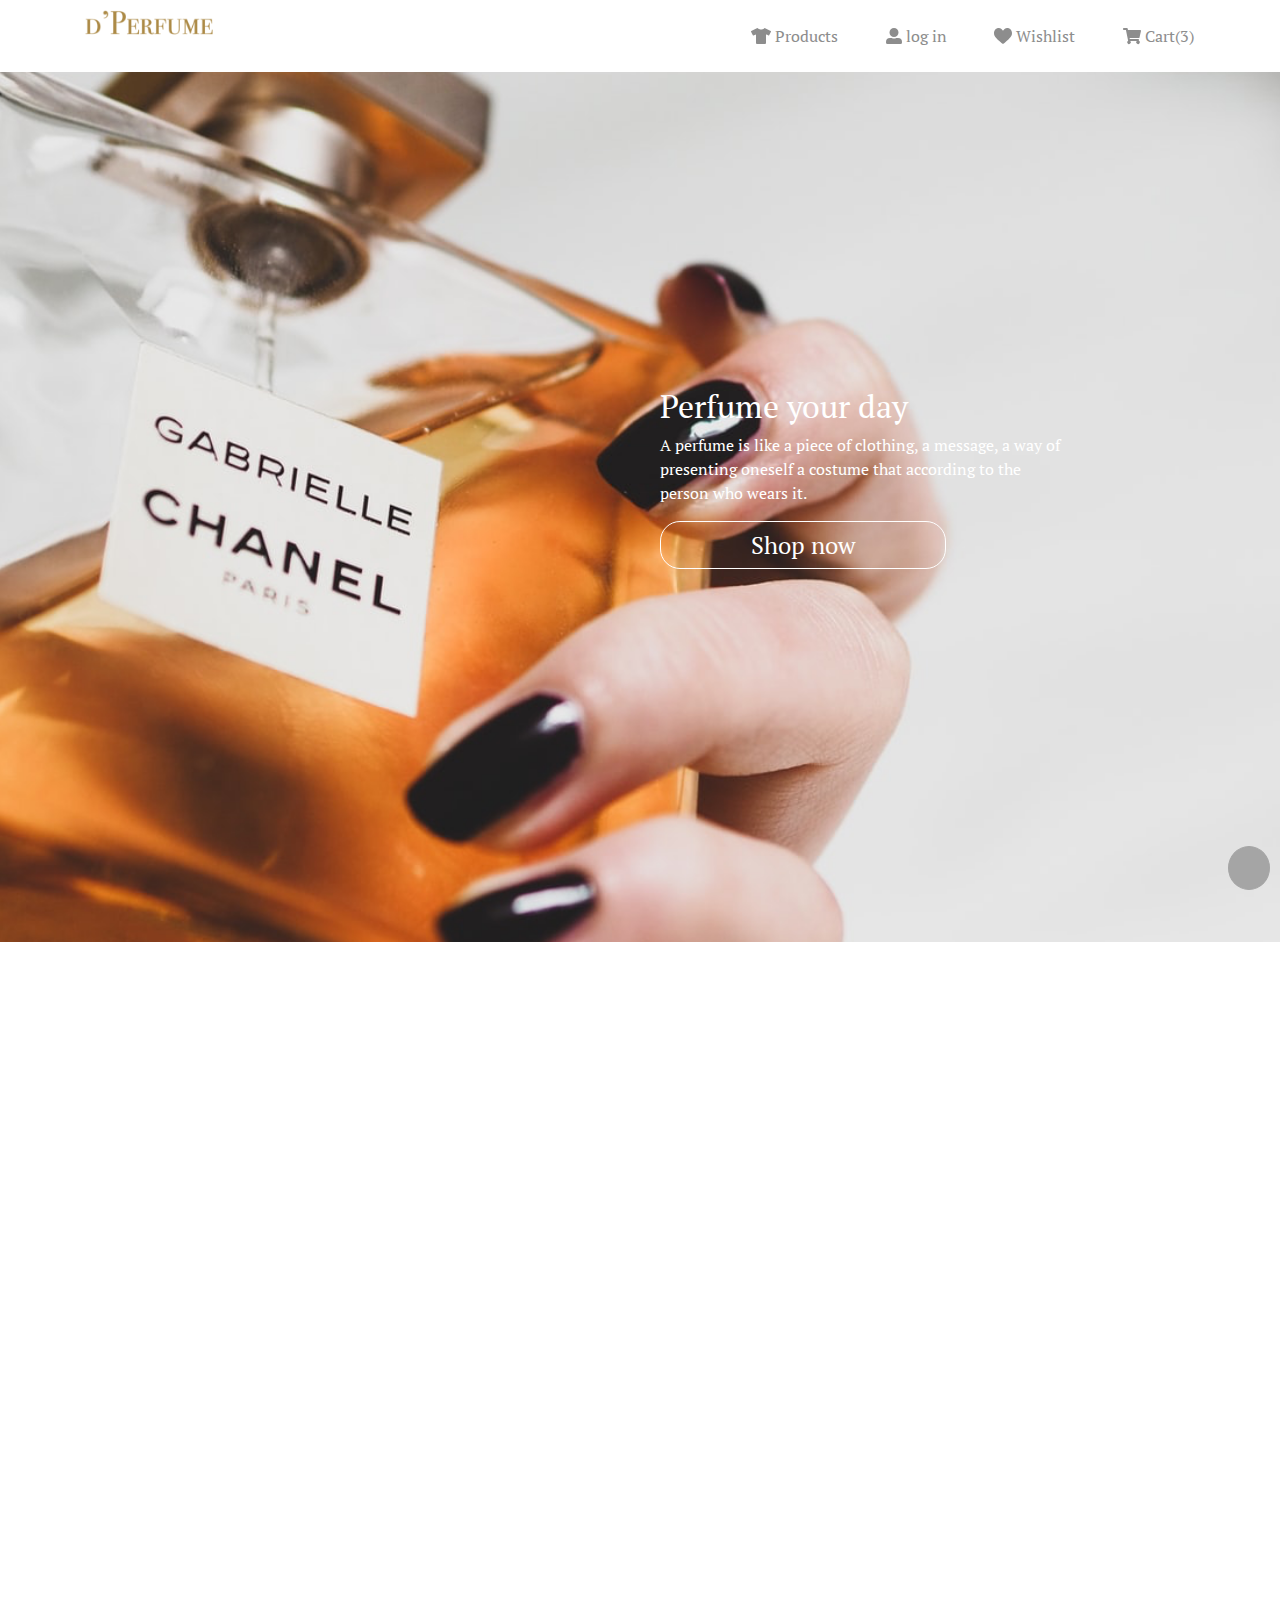
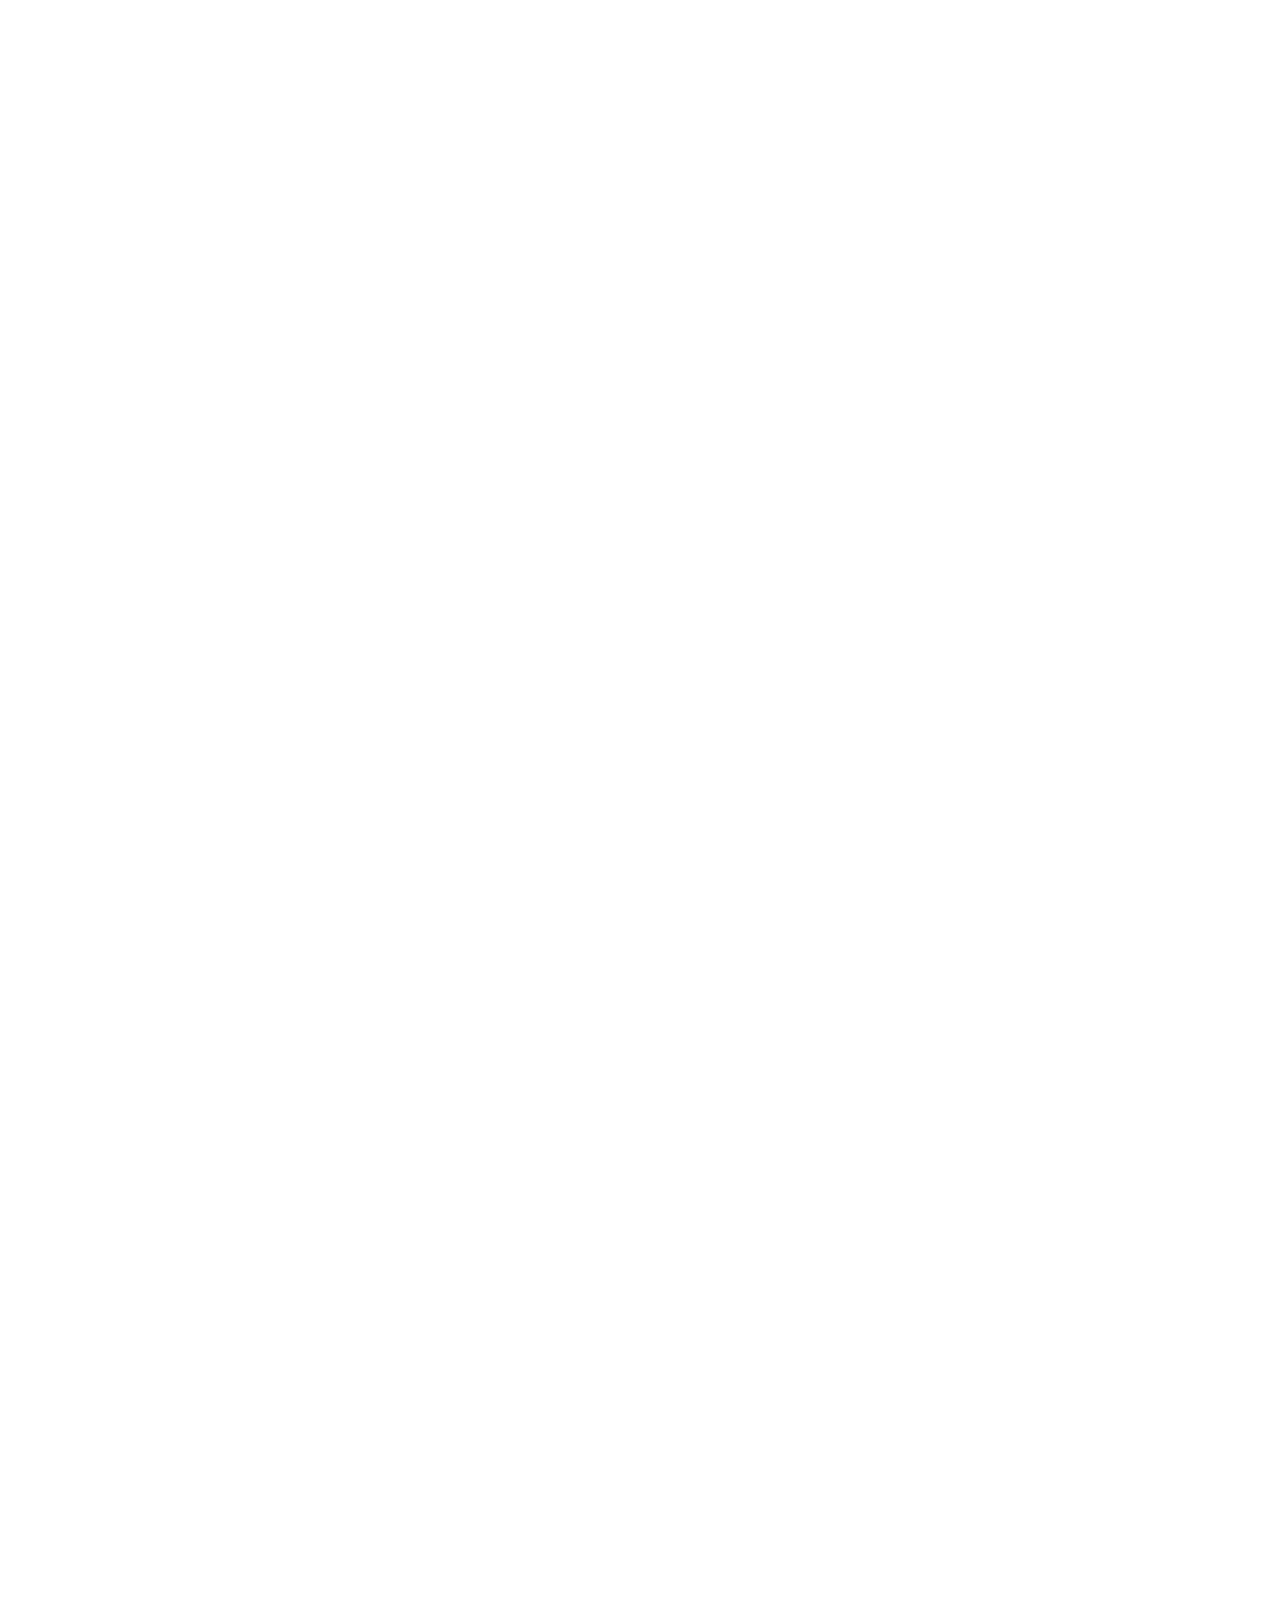
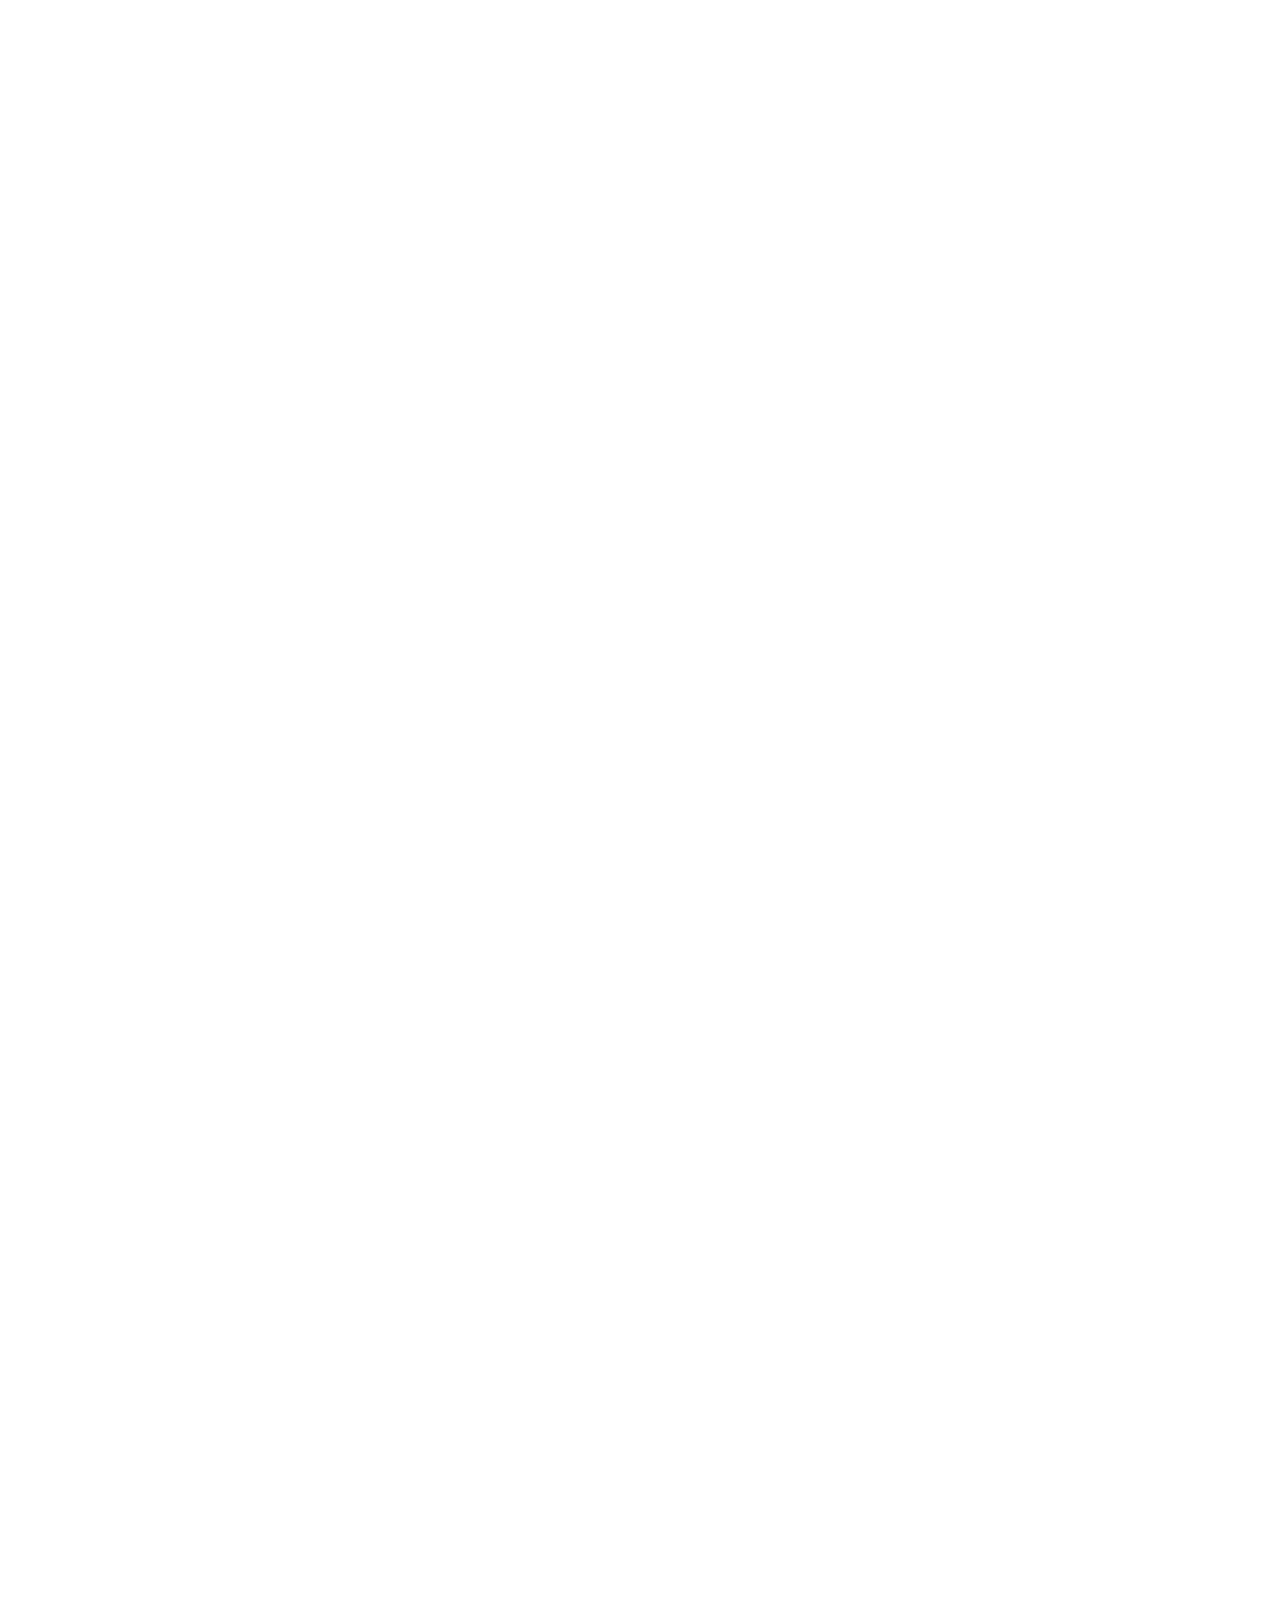
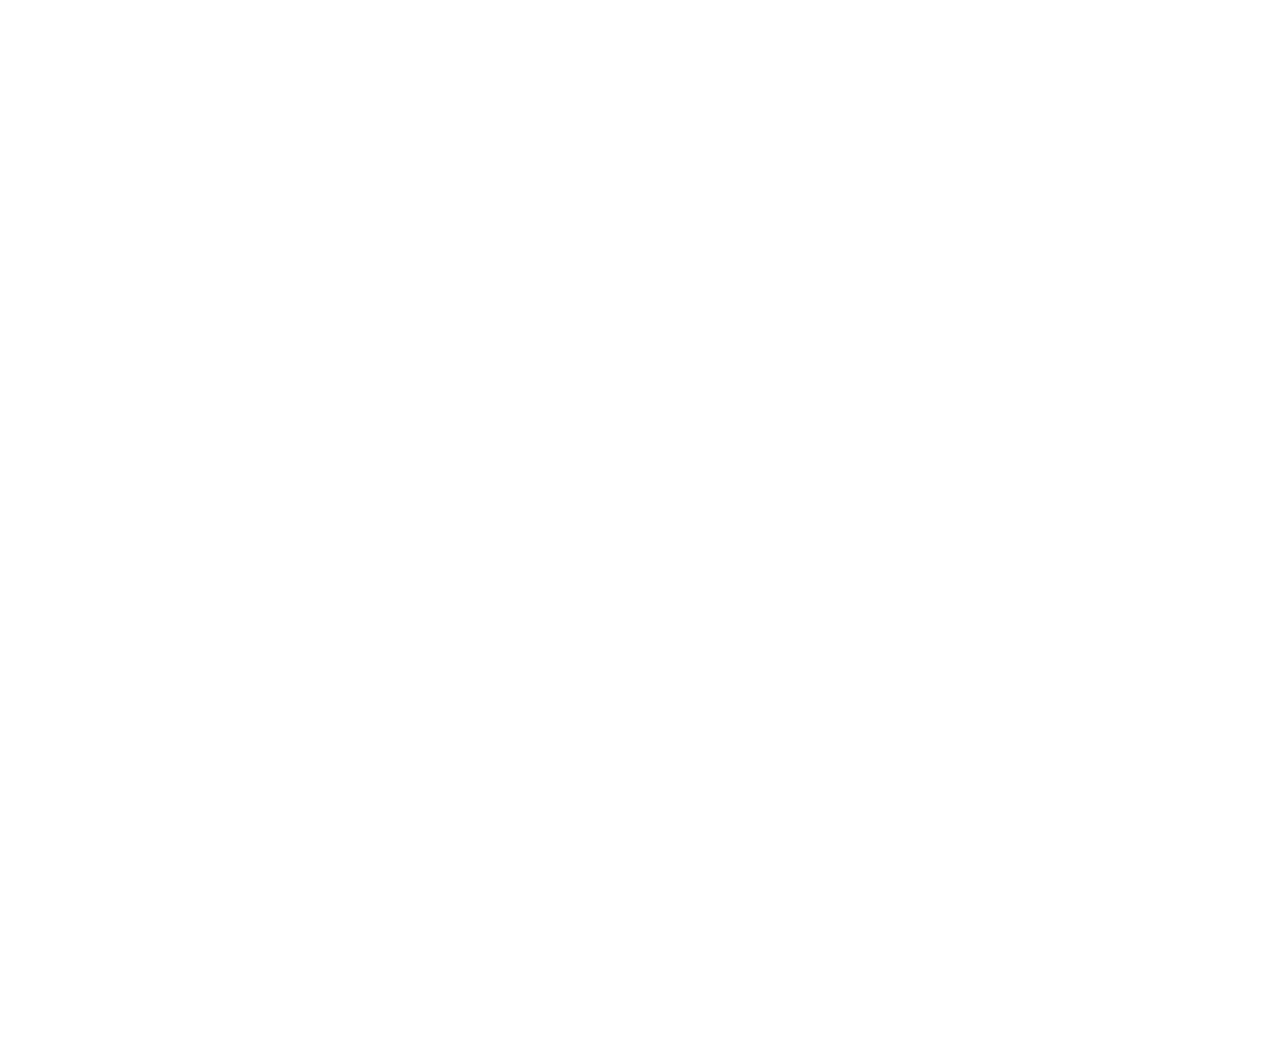
<file: index.html>
<!DOCTYPE html>
<html lang="en">
<head>
    <meta charset="UTF-8">
    <meta name="viewport" content="width=device-width, initial-scale=1.0">
    <title>Home | D'PERFUME</title>
    <link rel="stylesheet" href="css/all.css">
    <link href="https://fonts.googleapis.com/css2?family=Noto+Sans+TC:wght@300&display=swap" rel="stylesheet">
    <link href="https://fonts.googleapis.com/css2?family=PT+Serif&display=swap" rel="stylesheet">
    <link rel="stylesheet" href="https://cdnjs.cloudflare.com/ajax/libs/animate.css/3.7.0/animate.min.css">
    <link rel="stylesheet" href="https://use.fontawesome.com/releases/v5.7.2/css/all.css" integrity="sha384-fnmOCqbTlWIlj8LyTjo7mOUStjsKC4pOpQbqyi7RrhN7udi9RwhKkMHpvLbHG9Sr" crossorigin="anonymous">
</head>
<body>
    <div class="header d-flex flex-column">
        <div class="container py-0">
            <div class="row">
                <div class="col-5 col-md-3">
                    <h1 class="brandLogo pt-1"><a href="index.html">LOGO品牌識別</a></h1>
                </div>
                <div class="col-5 offset-2 d-block d-lg-none pr-0">
                    <ul class="navbarList-phone d-flex m-0 p-0">
                        <li class="col-6">
                            <a class="link" href="#">
                                <img class="pt-3" src="img/shopping-cart.svg" alt="shopping-cart">
                                <p class="countItems-phone">3</p>
                            </a>
                        </li>
                        <li class="burger-icon col-6 pr-2 py-2">
                            <img src="img/burger.svg" alt="burger-icon">
                        </li>
                    </ul>
                </div>
                <div class="active-menu col-md-6 offset-md-3 col-lg-5 offset-lg-4 d-none d-lg-block p-0">
                    <ul class="navbar d-flex flex-column flex-lg-row p-0 p-md-4">
                        <a href="products.html" class="text-dark py-lg-0"><li class="d-block d-flex"><img class="mr-1 d-none d-lg-block" src="img/tshirt.svg" alt=""><span class="b-line d-block py-2">Products</span></li></a>
                        <a href="login.html" class="text-dark py-lg-0"><li class="d-flex"><img class="mr-1 d-none d-lg-block" src="img/user-alt.svg" alt=""><span class="b-line d-block py-2">log in</span></li></a>
                        <a href="#" class="text-dark py-lg-0"><li class="d-flex"><img class="mr-1 d-none d-lg-block" src="img/heart.svg" alt="" width="18px"><span class="b-line d-block py-2">Wishlist</span></li></a>
                        <a href="#" class="text-dark d-none d-lg-block"><li class="d-flex"><img class="mr-1" src="img/shopping-cart.svg" alt=""><span class="d-block">Cart(3)</span></li></a>
                        <a href="#" class="py-lg-0 d-block d-lg-none"><li class="d-flex"><span class="b-line d-block py-2">Blog</span></li></a>
                        <a href="#" class="py-lg-0 d-block d-lg-none"><li class="d-flex"><span class="d-block py-2">Contant</span></li></a>
                    </ul>
                </div>
            </div>
        </div>
        <div class="container-fluid animated fadeIn">
            <div class="row">
                <div class="slogan col-12 col-lg-12">
                    <div class="elements col-12 offset-lg-6 col-lg-6">
                        <h2>Perfume your day</h2>
                        <p>A perfume is like a piece of clothing, a message, a way of presenting oneself a costume that according to the person who wears it.</p>
                        <a class="btn animated pulse infinite" href="products.html">Shop now</a>
                    </div>
                </div>
            </div>
        </div>
    </div>
    <div class="container pb-lg-9">
        <div class="keyVision row">
            <div class="flagship col-12 col-lg-12 d-flex" data-aos="zoom-in-left">
                <div class="flagship-item col-12 col-lg-6 d-flex flex-column">
                    <img class="d-block d-lg-none mb-2" src="img/index-1-sm.png" alt="">
                    <div class="flagship-itemText d-flex flex-column">
                        <h3><strong>Gabrielle CHANEL</strong></h3>
                        <p>全新嗅覺體驗，花香四溢、明亮馥郁。結合茉莉、依蘭依蘭、橙花和最迷人的格拉斯晚香玉之花香，呈現出夢幻花香氣息。 極具女性特質的香奈兒嘉柏麗香水，專為光芒四射的她而生。</p>
                        <a class="mb-7" href="#">查看更多</a>
                    </div>
                </div>
                <div class="col-lg-6">
                    <img class="img-fluid" src="img/index1.png" alt="">
                </div>
            </div>
            <div class="flagship col-12 col-lg-12 d-flex flex-lg-row-reverse" data-aos="zoom-in-right">
                <div class="flagship-item col-12 col-lg-6 d-flex flex-column">
                    <img class="d-block d-lg-none mb-2" src="img/index-2-sm.png" alt="">
                    <div class="flagship-itemText d-flex flex-column">
                        <h3><strong>Five O’clock Au Gingembre</strong></h3>
                        <p>生薑與溫醇的肉桂香、紅糖的香甜摻和成一氣，溫暖微辛的氣息反倒形成一股輕煙氤氳開來，還帶點微微煙醺感漫溢在整個鼻息之間，細聞之下,又還有溫溫淡淡的木香，溫和而暖心。</p>
                        <a class="mb-7" href="#">查看更多</a>
                    </div>
                </div>
                <div class="col-lg-6">
                    <img class="img-fluid" src="img/index2.png" alt="">
                </div>
            </div>
            <div class="flagship col-12 col-lg-12 d-flex" data-aos="zoom-in-left">
                <div class="flagship-item col-12 col-lg-6 d-flex flex-column">
                    <img class="d-block d-lg-none mb-2" src="img/index-3-sm.png" alt="">
                    <div class="flagship-itemText d-flex flex-column">
                        <h3><strong>CHANEL N°5</strong></h3>
                        <p>N°5，女性魅力的極致精髓。散發柔美澄透的乙醛花束香氣。經典傳奇香氛，蘊藏於極簡設計的獨特瓶身。</p>
                        <a class="mb-7" href="perfume.html">查看更多</a>
                    </div>
                </div>
                <div class="col-lg-6">
                    <img class="img-fluid" src="img/index3.png" alt="">
                </div>
            </div>
            <div class="flagship col-12 col-lg-12 d-flex flex-lg-row-reverse" data-aos="zoom-in-right">
                <div class="flagship-item col-12 col-lg-6 d-flex flex-lg-column">
                    <div class="flagship-itemText d-flex flex-column pb-7">
                        <img class="d-block d-lg-none mb-2" src="img/index-4-sm.png" alt="">
                        <ul class="d-flex flex-column pl-0 pl-lg-40">
                            <li>
                                <h2>1.<br>Levels of Preventive Maintenance Compliance</h2>
                                <p class="mb-5 mb-lg-8">The core idea of preventative maintenance is the performance of proactive actions against unscheduled downtime in order to identify potential defects before they evolve into something more severe.</p>
                            </li>
                            <li>
                                <h2>2.<br>Percentage of Planned Maintenance</h2>
                                <p class="mb-5 mb-lg-8">The planned maintenance percentage is the total planned maintenance time in your CMMS software over a date range over the total number of hours of a service performed by the technicians.</p>
                            </li>
                            <li>
                                <h2>3.<br>Critical percentage of planned maintenance</h2>
                                <p class="mb-5 mb-lg-9">Calculating the critical percentage of planned maintenance will help you prioritize the most important operations that should be performed immediately.</p>
                            </li>
                            <a class="btn" href="#">Plan a free online training</a>
                        </ul>
                    </div>
                </div>
                <div class="col-lg-6">
                    <img class="img-fluid" src="img/index4.png" alt="">
                </div>
            </div>
        </div>
    </div>
    <div class="container-fluid featuredBlock mb-7 mb-lg-9" data-aos="zoom-in">
        <div class="row">
            <div class="container">
                <div class="row">
                    <ul class="featured col-12 col-lg-12 pl-0 mb-0 d-flex flex-column flex-lg-row">
                        <li class="featured-item col-12 col-lg-4">
                            <img class="img-fluid d-none d-lg-block" src="img/Poppy & Barley.png" alt="">
                            <img src="img/Poppy & Barley-sm.png" class="d-block d-lg-none mb-2 img-fluid" alt="">
                            <h3">Poppy & Barley</h3>
                            <p class="mb-1 mb-lg-4">Jo Malone</p>
                            <p class="mb-7 mb-lg-0">NT$1,380 <del class="text-dark">NT$1,580</del></p>
                        </li>
                        <li class="featured-item col-12 col-lg-4">
                            <img class="img-fluid d-none d-lg-block" src="img/Body Wash.png" alt="">
                            <img src="img/Body Wash-sm.png" class="d-block d-lg-none mb-2 img-fluid" alt="">
                            <h3>Body Wash</h3>
                            <p class="mb-1 mb-lg-4">Curology</p>
                            <p class="mb-7 mb-lg-0">NT$1,580</p>
                        </li>
                        <li class="featured-item col-12 col-lg-4">
                            <img class="img-fluid d-none d-lg-block" src="img/Apple Cider Vinegar Capsule.png" alt="">
                            <img src="img/Apple Cider Vinegar Capsule-sm.png" class="d-block d-lg-none mb-2 img-fluid" alt="">
                            <img class="soldOut img-fluid d-none d-lg-block" src="img/black.svg" alt="">
                            <img class="soldOut img-fluid d-block d-lg-none" src="img/black-sm.svg" alt="">
                            <h3 class="soldOut-text">Sold out</h3>
                            <h3>Apple Cider Vinegar Capsule</h3>
                            <p class="mb-1 mb-lg-4">Tonik</p>
                            <p class="mb-0">NT$1,580</p>
                        </li>
                    </ul>
                </div>
            </div>
        </div>
    </div>
    <div class="container">
        <div class="row">
            <div class="afterSales p-0 col-12 col-lg-12 mb-7 mb-lg-9 d-flex flex-column flex-lg-row aos-init aos-animate" data-aos="zoom-in">
                <div class="col-12 col-lg-8 mb-1 d-flex justify-content-md-center">
                    <img class="img-fluid d-none d-lg-block" src="img/Bottle-Recycling.png" alt="">
                    <img src="img/Bottle-Recycling-sm.png" class="d-block d-lg-none mb-2 img-fluid" alt="">
                </div>
                <div class="col-12 col-lg-4">
                    <h2>Bottle-Recycling</h2>
                    <p>Recycle your used empty bottles and be rewarded!</p>
                    <p>For the past 10 years, we have collected over 800,000 bottles through Empty Bottle Recycling Campaign and planted more than 860 pine trees for a better environment.For the past 10 years, we have collected over 800,000 bottles through Empty Bottle Recycling Campaign and planted more than 860 pine trees for a better environment.</p>
                    <a href="#">查看更多</a>
                </div>
            </div>
        </div>
    </div>
    <div class="footer" data-aos="zoom-in">
        <div class="container-fluid">
            <div class="row">
                <div class="footer-subscribe col-lg-12">
                    <div class="container footer-block">
                        <div class="row">
                            <div class="mainBlock col-12 col-lg-4">
                                <p class="infoTitle text-dark">記得<br>訂閱以獲取更多資訊！</p>
                                <form class="form-inline">
                                    <div class="form-group mx-0 my-0 d-flex flex-row">
                                    <label for="inputEmail" class="sr-only">Your email address</label>
                                    <input type="email" class="form-control" id="inputEmail" placeholder="Your email address">
                                    <input class="btn btn-primary" type="submit" value="Subscribe">
                                    </div>
                                </form>
                            </div>
                        </div>
                    </div>
                </div>
                <div class="container">
                    <div class="row justify-content-between">
                        <div class="copyRight col-md-4 d-flex">
                            <a class="mt-5 mb-5 mr-5 mr-md-0" href="index.html">
                                <img src="img/logoWhite.png" alt="">
                            </a>
                            <p class="copyrightText text-white col-7 px-0 pt-7">© 2020. All Rights Reserved.</p>
                        </div>
                        <div class="col-md-3 offset-md-3 d-none d-md-block active-menu">
                            <ul class="linkbar d-flex pt-7">
                                <a href="products.html" class="text-white m-0"><li>Product</li></a>
                                <a href="#" class="text-white m-0"><li>Blog</li></a>
                                <a href="#" class="text-white m-0"><li>Contact</li></a>
                            </ul>
                        </div>
                    </div>
                </div>
            </div>
        </div>
    </div>
    <!-- jQuery first, Popper.js, Bootstrap JS -->
    <script src="https://code.jquery.com/jquery-3.5.1.slim.min.js" integrity="sha384-DfXdz2htPH0lsSSs5nCTpuj/zy4C+OGpamoFVy38MVBnE+IbbVYUew+OrCXaRkfj" crossorigin="anonymous"></script>
    <script src="https://cdn.jsdelivr.net/npm/popper.js@1.16.1/dist/umd/popper.min.js" integrity="sha384-9/reFTGAW83EW2RDu2S0VKaIzap3H66lZH81PoYlFhbGU+6BZp6G7niu735Sk7lN" crossorigin="anonymous"></script>
    <script src="https://stackpath.bootstrapcdn.com/bootstrap/4.5.2/js/bootstrap.min.js" integrity="sha384-B4gt1jrGC7Jh4AgTPSdUtOBvfO8shuf57BaghqFfPlYxofvL8/KUEfYiJOMMV+rV" crossorigin="anonymous"></script>
    <!-- AOS -->
    <link rel="stylesheet" href="https://unpkg.com/aos@next/dist/aos.css" />
    <script src="https://unpkg.com/aos@next/dist/aos.js"></script>
    <script>
    AOS.init();
    </script>
    <script src="js/script.js"></script>
    <a href="#" id="gotop" class="gotopBtn btn btn-primary"><i class="fas fa-angle-up"></i></a>
</body>
</html>
</file>
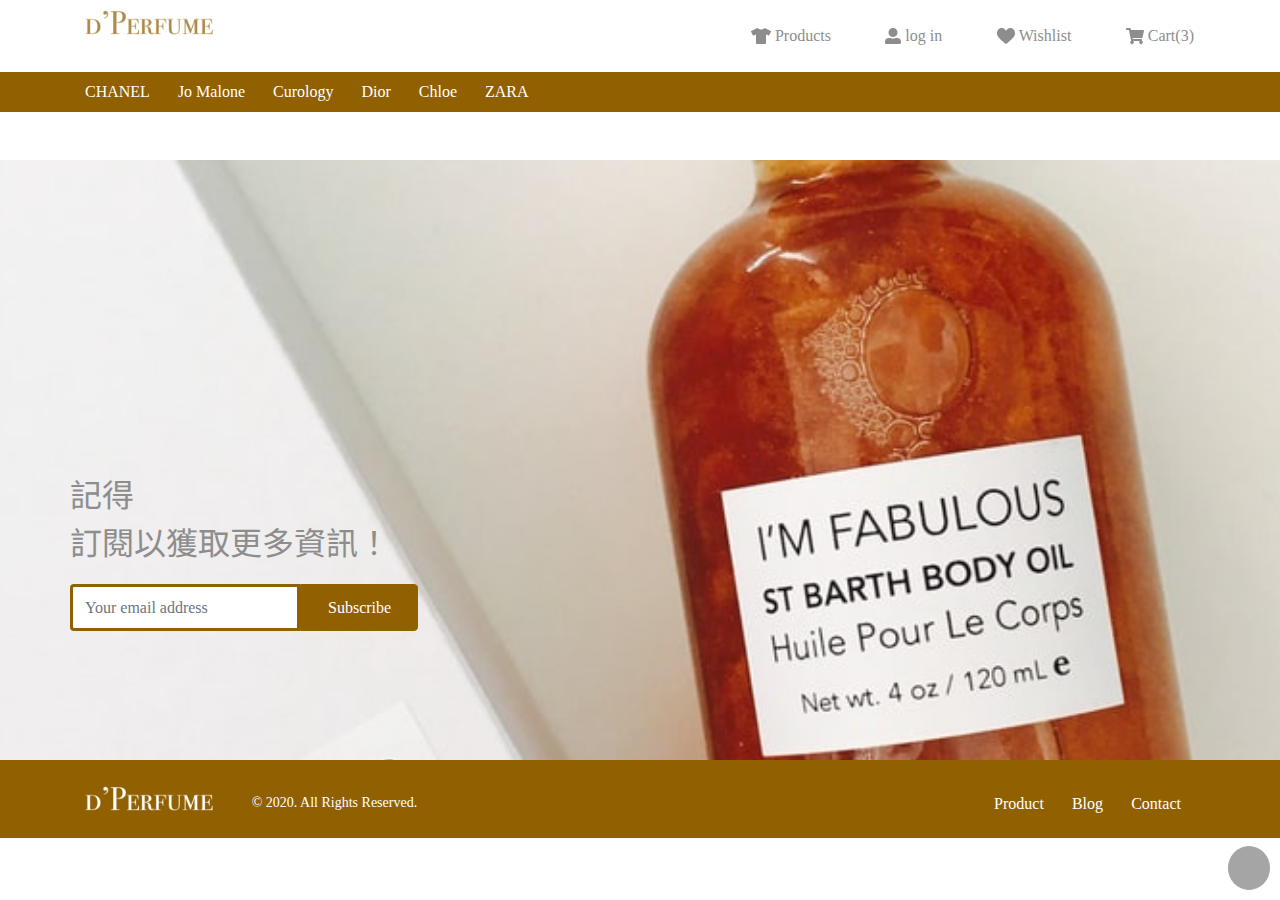
<file: layout.html>
<!DOCTYPE html>
<html lang="en">
<head>
    <meta charset="UTF-8">
    <meta name="viewport" content="width=device-width, initial-scale=1.0">
    <title>Document</title>
    <link rel="stylesheet" href="css/all.css">
    <link href="https://fonts.googleapis.com/css2?family=Noto+Sans+TC:wght@500&display=swap" rel="stylesheet">
    <link rel="stylesheet" href="https://use.fontawesome.com/releases/v5.7.2/css/all.css" integrity="sha384-fnmOCqbTlWIlj8LyTjo7mOUStjsKC4pOpQbqyi7RrhN7udi9RwhKkMHpvLbHG9Sr" crossorigin="anonymous">
    <script src="js/jquery-3.5.1.min.js"></script>
</head>
<body>
    <div class="header d-flex flex-column mb-8">
        <div class="container py-1 py-md-0">
            <div class="row">
                <div class="col-5 col-md-3">
                    <h1 class="brandLogo pt-1"><a href="index.html">LOGO品牌識別</a></h1>
                </div>
                <div class="col-5 offset-2 d-block d-lg-none pr-0">
                    <ul class="navbarList-phone d-flex m-0 p-0">
                        <li class="col-6">
                            <a class="link" href="#">
                                <img class="pt-3" src="img/shopping-cart.svg" alt="shopping-cart">
                                <p class="countItems-phone">3</p>
                            </a>
                        </li>
                        <li class="burger-icon col-6 pr-2 py-2">
                            <img src="img/burger.svg" alt="burger-icon">
                        </li>
                    </ul>
                </div>
                <div class="active-menu col-md-6 offset-md-3 col-lg-5 offset-lg-4 d-none d-lg-block p-0">
                    <ul class="navbar d-flex flex-column flex-lg-row p-0 p-md-4">
                        <a href="products.html" class="text-dark py-lg-0"><li class="d-block d-flex"><img class="mr-1 d-none d-lg-block" src="img/tshirt.svg" alt=""><span class="b-line d-block py-2">Products</span></li></a>
                        <a href="login.html" class="text-dark py-lg-0"><li class="d-flex"><img class="mr-1 d-none d-lg-block" src="img/user-alt.svg" alt=""><span class="b-line d-block py-2">log in</span></li></a>
                        <a href="#" class="text-dark py-lg-0"><li class="d-flex"><img class="mr-1 d-none d-lg-block" src="img/heart.svg" alt="" width="18px"><span class="b-line d-block py-2">Wishlist</span></li></a>
                        <a href="#" class="text-dark d-none d-lg-block"><li class="d-flex"><img class="mr-1" src="img/shopping-cart.svg" alt=""><span class="d-block">Cart(3)</span></li></a>
                        <a href="#" class="py-lg-0 d-block d-lg-none"><li class="d-flex"><span class="b-line d-block py-2">Blog</span></li></a>
                        <a href="#" class="py-lg-0 d-block d-lg-none"><li class="d-flex"><span class="d-block py-2">Contant</span></li></a>
                    </ul>
                </div>
            </div>
        </div>
        <div class="container-fluid d-none d-md-block">
            <div class="row">
                <div class="container">
                    <div class="row">
                        <div class="menubar col-lg-12 pr-0 py-0">
                            <ul class="d-flex justify-content-start">
                                <li><a href="#" class="py-2 d-block">CHANEL</a></li>
                                <li><a href="#" class="py-2 d-block">Jo Malone</a></li>
                                <li><a href="#" class="py-2 d-block">Curology</a></li>
                                <li><a href="#" class="py-2 d-block">Dior</a></li>
                                <li><a href="#" class="py-2 d-block">Chloe</a></li>
                                <li><a href="#" class="py-2 d-block">ZARA</a></li>
                            </ul>
                        </div>
                    </div>
                </div>
            </div>
        </div>
    </div>
    <div class="container">
        <div class="row">
        </div>
    </div>
    <div class="footer" data-aos="zoom-in">
        <div class="container-fluid">
            <div class="row">
                <div class="footer-subscribe col-lg-12">
                    <div class="container footer-block">
                        <div class="row">
                            <div class="mainBlock col-12 col-lg-4">
                                <p class="infoTitle text-dark">記得<br>訂閱以獲取更多資訊！</p>
                                <form class="form-inline">
                                    <div class="form-group mx-0 my-0 d-flex flex-row">
                                    <label for="inputEmail" class="sr-only">Your email address</label>
                                    <input type="email" class="form-control" id="inputEmail" placeholder="Your email address">
                                    <input class="btn btn-primary" type="submit" value="Subscribe">
                                    </div>
                                </form>
                            </div>
                        </div>
                    </div>
                </div>
                <div class="container">
                    <div class="row justify-content-between">
                        <div class="copyRight col-md-4 d-flex">
                            <a class="mt-5 mb-5 mr-5 mr-md-0" href="index.html">
                                <img src="img/logoWhite.png" alt="">
                            </a>
                            <p class="copyrightText text-white col-7 px-0 pt-7">© 2020. All Rights Reserved.</p>
                        </div>
                        <div class="col-md-3 offset-md-3 d-none d-md-block active-menu">
                            <ul class="linkbar d-flex pt-7">
                                <a href="products.html" class="text-white m-0"><li>Product</li></a>
                                <a href="#" class="text-white m-0"><li>Blog</li></a>
                                <a href="#" class="text-white m-0"><li>Contact</li></a>
                            </ul>
                        </div>
                    </div>
                </div>
            </div>
        </div>
    </div>
    <script src="js/script.js"></script>
    <a href="#" id="gotop" class="gotopBtn btn btn-primary"><i class="fas fa-angle-up"></i></a>
</body>
</html>
</file>
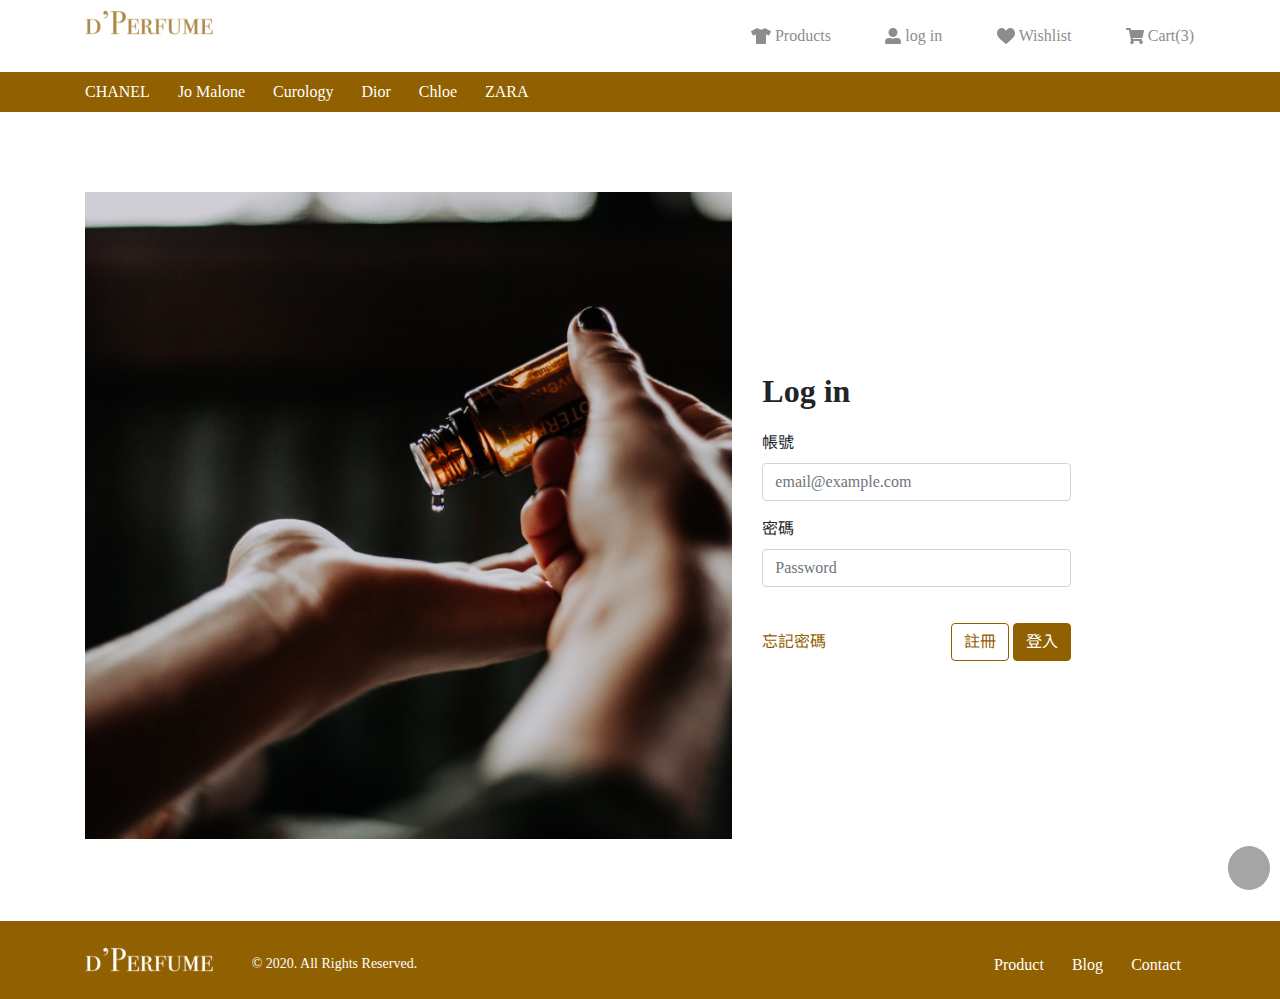
<file: login.html>
<!DOCTYPE html>
<html lang="en">
<head>
    <meta charset="UTF-8">
    <meta name="viewport" content="width=device-width, initial-scale=1.0">
    <title>註冊與登入 | D'PERFUME</title>
    <link rel="stylesheet" href="css/all.css">
    <link href="https://fonts.googleapis.com/css2?family=Noto+Sans+TC:wght@300&display=swap" rel="stylesheet">
    <link rel="stylesheet" href="https://use.fontawesome.com/releases/v5.7.2/css/all.css" integrity="sha384-fnmOCqbTlWIlj8LyTjo7mOUStjsKC4pOpQbqyi7RrhN7udi9RwhKkMHpvLbHG9Sr" crossorigin="anonymous">
    <script src="js/jquery-3.5.1.min.js"></script>
</head>
<body>
    <div class="header d-flex flex-column mb-8 mb-md-0">
        <div class="container py-1 py-md-0">
            <div class="row">
                <div class="col-5 col-md-3">
                    <h1 class="brandLogo pt-1"><a href="index.html">LOGO品牌識別</a></h1>
                </div>
                <div class="col-5 offset-2 d-block d-lg-none pr-0">
                    <ul class="navbarList-phone d-flex m-0 p-0">
                        <li class="col-6">
                            <a class="link" href="#">
                                <img class="pt-3" src="img/shopping-cart.svg" alt="shopping-cart">
                                <p class="countItems-phone">3</p>
                            </a>
                        </li>
                        <li class="burger-icon col-6 pr-2 py-2">
                            <img src="img/burger.svg" alt="burger-icon">
                        </li>
                    </ul>
                </div>
                <div class="active-menu col-md-6 offset-md-3 col-lg-5 offset-lg-4 d-none d-lg-block p-0">
                    <ul class="navbar d-flex flex-column flex-lg-row p-0 p-md-4">
                        <a href="products.html" class="text-dark py-lg-0"><li class="d-block d-flex"><img class="mr-1 d-none d-lg-block" src="img/tshirt.svg" alt=""><span class="b-line d-block py-2">Products</span></li></a>
                        <a href="login.html" class="text-dark py-lg-0"><li class="d-flex"><img class="mr-1 d-none d-lg-block" src="img/user-alt.svg" alt=""><span class="b-line d-block py-2">log in</span></li></a>
                        <a href="#" class="text-dark py-lg-0"><li class="d-flex"><img class="mr-1 d-none d-lg-block" src="img/heart.svg" alt="" width="18px"><span class="b-line d-block py-2">Wishlist</span></li></a>
                        <a href="#" class="text-dark d-none d-lg-block"><li class="d-flex"><img class="mr-1" src="img/shopping-cart.svg" alt=""><span class="d-block">Cart(3)</span></li></a>
                        <a href="#" class="py-lg-0 d-block d-lg-none"><li class="d-flex"><span class="b-line d-block py-2">Blog</span></li></a>
                        <a href="#" class="py-lg-0 d-block d-lg-none"><li class="d-flex"><span class="d-block py-2">Contant</span></li></a>
                    </ul>
                </div>
            </div>
        </div>
        <div class="container-fluid d-none d-md-block">
            <div class="row">
                <div class="container">
                    <div class="row">
                        <div class="menubar col-lg-12 pr-0 py-0">
                            <ul class="d-flex justify-content-start">
                                <li><a href="#" class="py-2 d-block">CHANEL</a></li>
                                <li><a href="#" class="py-2 d-block">Jo Malone</a></li>
                                <li><a href="#" class="py-2 d-block">Curology</a></li>
                                <li><a href="#" class="py-2 d-block">Dior</a></li>
                                <li><a href="#" class="py-2 d-block">Chloe</a></li>
                                <li><a href="#" class="py-2 d-block">ZARA</a></li>
                            </ul>
                        </div>
                    </div>
                </div>
            </div>
        </div>
    </div>
    <div class="container">
        <div class="row">
            <div class="d-flex flex-column flex-lg-row justify-content-center align-items-center">
                <div class="col-lg-8 mt-0 mt-lg-10">
                    <img class="loginPic-PC img-fluid d-none d-lg-block" src="img/login.png" alt="">
                    <img class="loginPic-MB img-fluid d-block d-lg-none" src="img/login-sm.png" alt="">
                </div>
                <div class="col-lg-4">
                    <form>
                        <h2 class="mb-3"><strong>Log in</strong></h2>
                        <div class="form-group">
                          <label for="exampleInputEmail1">帳號</label>
                          <input type="email" class="form-control" id="exampleInputEmail1" aria-describedby="emailHelp" placeholder="email@example.com">
                        </div>
                        <div class="passwordBlock form-group">
                          <label for="exampleInputPassword1">密碼</label>
                          <input type="password" class="form-control" id="exampleInputPassword1" placeholder="Password">
                        </div>
                        <div class="loginLinks mb-lg-0 d-flex justify-content-between align-items-lg-center">
                            <a class="forgetting" href="#">忘記密碼</a>
                            <div class="loginButtons">
                                <button type="button" class="btn btn-outline-primary">註冊</button>
                                <a href="memberCentre.html"><button type="button" class="btn btn-primary">登入</button></a>
                            </div>
                        </div>
                    </form>
                </div>
            </div>
        </div>
    </div>
    <div class="footer" data-aos="zoom-in">
        <div class="container-fluid">
            <div class="row">
                <div class="container">
                    <div class="row justify-content-between">
                        <div class="copyRight col-md-4 d-flex">
                            <a class="mt-5 mb-5 mr-5 mr-md-0" href="index.html">
                                <img src="img/logoWhite.png" alt="">
                            </a>
                            <p class="copyrightText text-white col-7 px-0 pt-7">© 2020. All Rights Reserved.</p>
                        </div>
                        <div class="col-md-3 offset-md-3 d-none d-md-block active-menu">
                            <ul class="linkbar d-flex pt-7">
                                <a href="products.html" class="text-white m-0"><li>Product</li></a>
                                <a href="#" class="text-white m-0"><li>Blog</li></a>
                                <a href="#" class="text-white m-0"><li>Contact</li></a>
                            </ul>
                        </div>
                    </div>
                </div>
            </div>
        </div>
    </div>
    <script src="js/script.js"></script>
    <a href="#" id="gotop" class="gotopBtn btn btn-primary"><i class="fas fa-angle-up"></i></a>
</body>
</html>
</file>
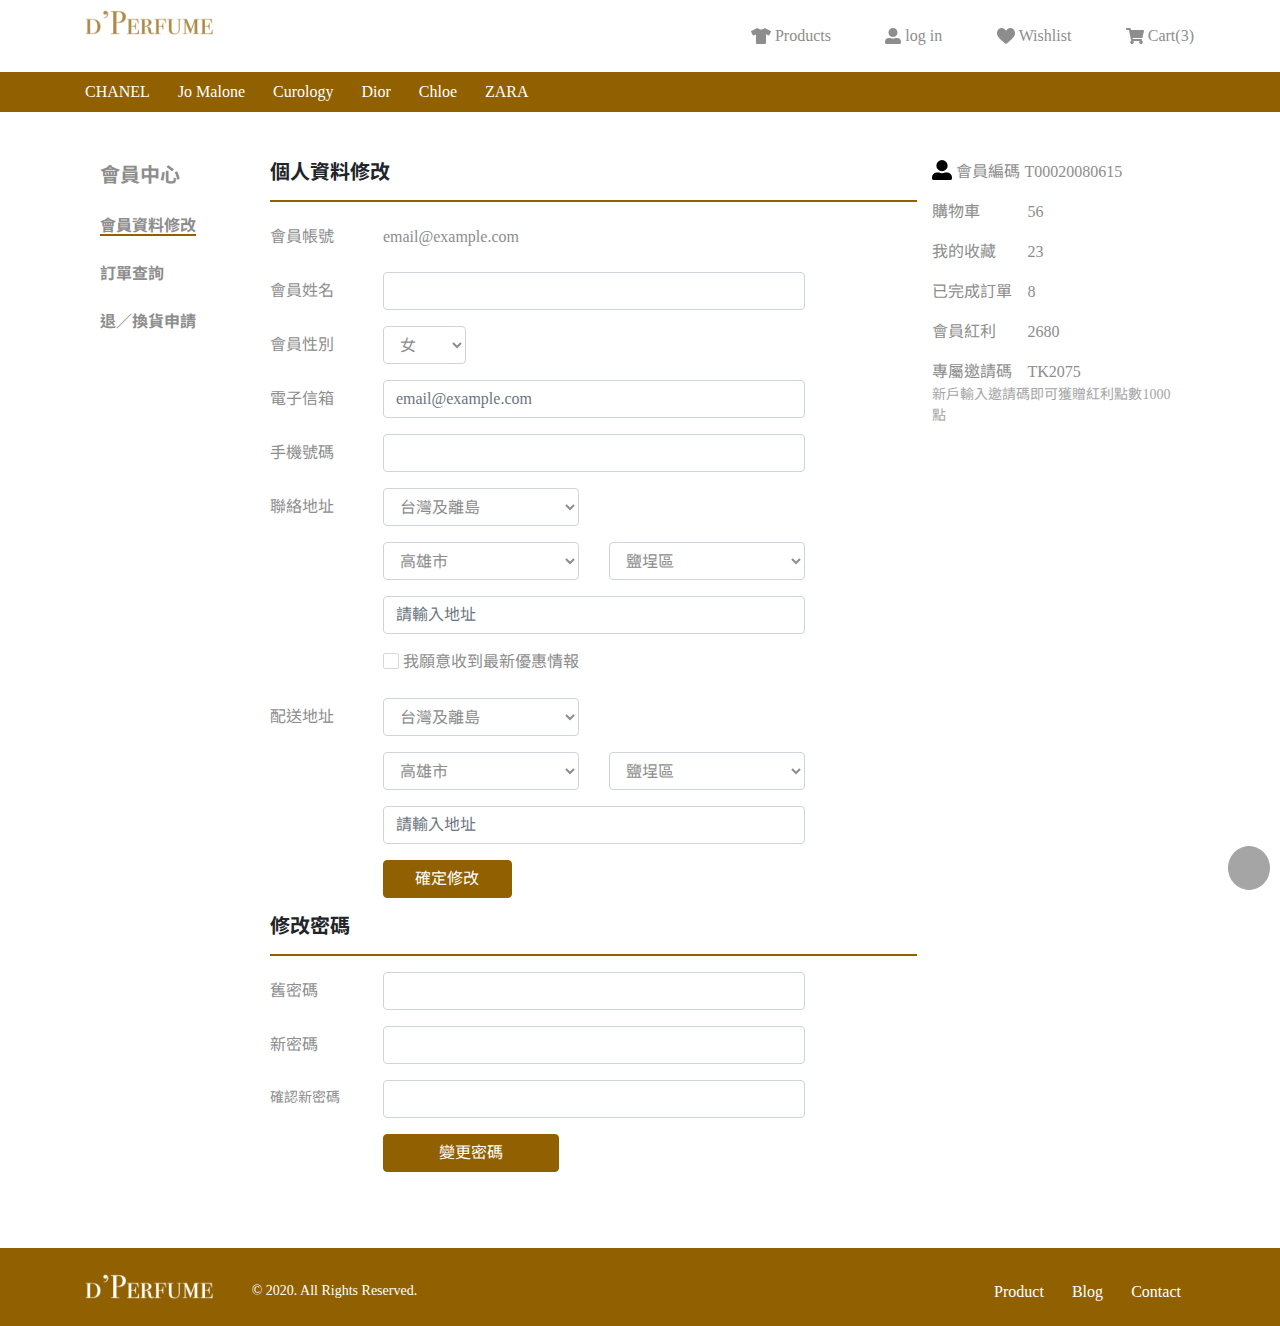
<file: memberCentre.html>
<!DOCTYPE html>
<html lang="en">
<head>
    <meta charset="UTF-8">
    <meta name="viewport" content="width=device-width, initial-scale=1.0">
    <title>會員中心 | D'PERFUME</title>
    <link rel="stylesheet" href="css/all.css">
    <link href="https://fonts.googleapis.com/css2?family=Noto+Sans+TC:wght@300&display=swap" rel="stylesheet">
    <link rel="stylesheet" href="https://use.fontawesome.com/releases/v5.7.2/css/all.css" integrity="sha384-fnmOCqbTlWIlj8LyTjo7mOUStjsKC4pOpQbqyi7RrhN7udi9RwhKkMHpvLbHG9Sr" crossorigin="anonymous">
    <script src="js/jquery-3.5.1.min.js"></script>
</head>
<body>
    <div class="header d-flex flex-column mb-8">
        <div class="container py-1 py-md-0">
            <div class="row">
                <div class="col-5 col-md-3">
                    <h1 class="brandLogo pt-1"><a href="index.html">LOGO品牌識別</a></h1>
                </div>
                <div class="col-5 offset-2 d-block d-lg-none pr-0">
                    <ul class="navbarList-phone d-flex m-0 p-0">
                        <li class="col-6">
                            <a class="link" href="#">
                                <img class="pt-3" src="img/shopping-cart.svg" alt="shopping-cart">
                                <p class="countItems-phone">3</p>
                            </a>
                        </li>
                        <li class="burger-icon col-6 pr-2 py-2">
                            <img src="img/burger.svg" alt="burger-icon">
                        </li>
                    </ul>
                </div>
                <div class="active-menu col-md-6 offset-md-3 col-lg-5 offset-lg-4 d-none d-lg-block p-0">
                    <ul class="navbar d-flex flex-column flex-lg-row p-0 p-md-4">
                        <a href="products.html" class="text-dark py-lg-0"><li class="d-block d-flex"><img class="mr-1 d-none d-lg-block" src="img/tshirt.svg" alt=""><span class="b-line d-block py-2">Products</span></li></a>
                        <a href="login.html" class="text-dark py-lg-0"><li class="d-flex"><img class="mr-1 d-none d-lg-block" src="img/user-alt.svg" alt=""><span class="b-line d-block py-2">log in</span></li></a>
                        <a href="#" class="text-dark py-lg-0"><li class="d-flex"><img class="mr-1 d-none d-lg-block" src="img/heart.svg" alt="" width="18px"><span class="b-line d-block py-2">Wishlist</span></li></a>
                        <a href="#" class="text-dark d-none d-lg-block"><li class="d-flex"><img class="mr-1" src="img/shopping-cart.svg" alt=""><span class="d-block">Cart(3)</span></li></a>
                        <a href="#" class="py-lg-0 d-block d-lg-none"><li class="d-flex"><span class="b-line d-block py-2">Blog</span></li></a>
                        <a href="#" class="py-lg-0 d-block d-lg-none"><li class="d-flex"><span class="d-block py-2">Contant</span></li></a>
                    </ul>
                </div>
            </div>
        </div>
        <div class="container-fluid d-none d-md-block">
            <div class="row">
                <div class="container">
                    <div class="row">
                        <div class="menubar col-lg-12 pr-0 py-0">
                            <ul class="d-flex justify-content-start">
                                <li><a href="#" class="py-2 d-block">CHANEL</a></li>
                                <li><a href="#" class="py-2 d-block">Jo Malone</a></li>
                                <li><a href="#" class="py-2 d-block">Curology</a></li>
                                <li><a href="#" class="py-2 d-block">Dior</a></li>
                                <li><a href="#" class="py-2 d-block">Chloe</a></li>
                                <li><a href="#" class="py-2 d-block">ZARA</a></li>
                            </ul>
                        </div>
                    </div>
                </div>
            </div>
        </div>
    </div>
    <div class="container">
        <div class="row">
            <div class="col-12 d-flex flex-column-reverse flex-md-row">
                <ul class="functionList col-lg-2 d-none d-md-block">
                    <li class="memberCentre text-dark mb-6">會員中心</li>
                    <li class="text-dark mb-6"><a class="editProfile" href="#">會員資料修改</a></li>
                    <li class="text-dark mb-6"><a href="#">訂單查詢</a></li>
                    <li class="text-dark"><a href="#">退／換貨申請</a></li>
                </ul>
                <div class="profile col-12 col-lg-7 mb-9 p-0">
                    <h5><strong>個人資料修改</strong></h5>
                    <hr class="linecolorPC d-none d-md-block">
                    <hr class="linecolorMB my-2 d-block d-md-none">
                    <form>
                        <div class="form-group row">
                            <label for="accountNumber"" class="col-3 col-md-2 pr-0 col-form-label text-dark">會員帳號</label>
                            <div class="col-9 col-md-10">
                                <p class="col-sm-2 col-form-label text-dark pl-0">email@example.com</p>
                            </div>
                        </div>
                        <div class="form-group row">
                            <label for="inputName" class="col-3 col-md-2 pr-0 col-form-label text-dark">會員姓名</label>
                            <div class="col-9 col-md-8">
                                <input type="text" class="form-control" id="inputName">
                            </div>
                        </div>
                        <div class="form-group row">
                            <label for="accountGender" class="col-3 col-md-2 pr-0 col-form-label text-dark">會員性別</label>
                            <div class="col-3 col-md-2">
                            <select class="form-control text-dark" id="accountGender">
                                <option>女</option>
                                <option>男</option>
                                <option>其他</option>
                            </select>
                            </div>
                        </div>
                        <div class="form-group row">
                            <label for="inputEmail" class="col-3 col-md-2 pr-0 col-form-label text-dark">電子信箱</label>
                            <div class="col-9 col-md-8">
                                <input type="email" class="form-control" id="inputEmail" placeholder="email@example.com">
                            </div>
                        </div>
                        <div class="form-group row">
                            <label for="inputPhone" class="col-3 col-md-2 pr-0 col-form-label text-dark">手機號碼</label>
                            <div class="col-9 col-md-8">
                                <input type="phone"" class="form-control" id="inputPhone">
                            </div>
                        </div>
                        <div class="form-group row">
                            <label for="contactAddress" class="col-3 col-md-2 pr-0 col-form-label text-dark">聯絡地址</label>
                            <div class="col-8 col-md-4">
                            <select class="form-control text-dark" id="contactAddress">
                                <option>台灣及離島</option>
                                <option>珍珠島</option>
                                <option>奶茶嶼</option>
                            </select>
                            </div>
                        </div>
                        <div class="form-group row">
                            <label for="contactCity" class="col-3 col-md-2 pr-0 col-form-label text-dark"></label>
                            <div class="col-4 col-md-4">
                            <select class="form-control text-dark" id="contactCity">
                                <option>高雄市</option>
                                <option>愛宕市</option>
                                <option>摩耶市</option>
                                <option>鳥海市</option>
                            </select>
                            </div>
                            <div class="col-4 col-md-4">
                                <select class="form-control text-dark" id="contactDistrict">
                                    <option>鹽埕區</option>
                                    <option>糖雙區</option>
                                    <option>醬湖區</option>
                                    <option>醋潭區</option>
                                </select>
                            </div>
                        </div>
                        <div class="form-group row">
                            <label for="inputContactaddress" class="col-3 col-md-2 pr-0 col-form-label text-dark"></label>
                            <div class="col-9 col-md-8">
                                <input type="text" class="form-control" id="inputContactaddress" placeholder="請輸入地址">
                            </div>
                        </div>
                        <div class="form-group row">
                            <div class="col-3 col-md-2"></div>
                            <div class="col-9 col-md-10">
                              <div class="form-check">
                                <label class="text-dark" for="discountCheck">
                                    <input type="checkbox" id="discountCheck">我願意收到最新優惠情報
                                    <div class="box"></div>
                                </label>
                              </div>
                            </div>
                        </div>
                        <div class="form-group row">
                            <label for="deliveryAddress" class="col-3 col-md-2 pr-0 col-form-label text-dark">配送地址</label>
                            <div class="col-8 col-md-4">
                            <select class="form-control text-dark" id="deliveryAddress">
                                <option>台灣及離島</option>
                                <option>珍珠島</option>
                                <option>奶茶嶼</option>
                            </select>
                            </div>
                        </div>
                        <div class="form-group row">
                            <label for="deliveryCity" class="col-3 col-md-2 pr-0 col-form-label text-dark"></label>
                            <div class="col-4 col-md-4">
                            <select class="form-control text-dark" id="deliveryCity">
                                <option>高雄市</option>
                                <option>愛宕市</option>
                                <option>摩耶市</option>
                                <option>鳥海市</option>
                            </select>
                            </div>
                            <div class="col-4 col-md-4">
                                <select class="form-control text-dark" id="deliveryDistrict">
                                    <option>鹽埕區</option>
                                    <option>糖雙區</option>
                                    <option>醬湖區</option>
                                    <option>醋潭區</option>
                                </select>
                            </div>
                        </div>
                        <div class="form-group row">
                            <label for="inputDeliveryaddress" class="col-3 col-md-2 pr-0 col-form-label text-dark"></label>
                            <div class="col-9 col-md-8">
                              <input type="text" class="form-control" id="inputDeliveryaddress" placeholder="請輸入地址">
                            </div>
                        </div>
                        <div class="form-group row">
                            <div class="col-6 offset-3 offset-md-2">
                                <a href="#" class="btn btn-primary col-sm-5">確定修改</a>
                            </div>
                        </div>
                    </form>
                    <h5><strong>修改密碼</strong></h5>
                    <hr class="linecolorPC d-none d-md-block">
                    <hr class="linecolorMB my-2 d-block d-md-none">
                    <div class="form-group row">
                        <label for="inputpassword" class="col-3 col-md-2 col-form-label text-dark">舊密碼</label>
                        <div class="col-9 col-md-8">
                            <input type="password"" class="form-control" id="inputpassword">
                        </div>
                    </div>
                    <div class="form-group row">
                        <label for="inputpassword" class="col-3 col-md-2 col-form-label text-dark">新密碼</label>
                        <div class="col-9 col-md-8">
                            <input type="password"" class="form-control" id="inputpassword">
                        </div>
                    </div>
                    <div class="form-group row">
                        <label for="inputpassword" class="doubleCheck col-3 col-md-2 col-form-label text-dark pr-0">確認新密碼</label>
                        <div class="col-9 col-md-8">
                            <input type="password"" class="form-control" id="inputpassword">
                        </div>
                    </div>
                    <div class="form-group row">
                        <label for="input-passwordUpdate" class="col-sm-2 col-form-label text-dark"></label>
                        <div class="col-6 offset-3 col-md-8 offset-md-0">
                            <a href="#" class="btn btn-primary col-sm-5">變更密碼</a>
                        </div>
                    </div>
                </div>
                <div class="memberDetails col-12 col-lg-3 d-flex flex-column">
                    <ul class="d-flex pl-0">
                        <li class="mr-1"><img src="img/user-alt-black.svg" alt=""></li>
                        <li class="text-dark mr-1">會員編碼</li>
                        <li class="serialNumber text-dark">T00020080615</li>
                    </ul>
                    <ul class="col-lg-12 d-flex flex-column px-0">
                        <li class="text-dark mb-4"><span class="shopping">購物車</span><span>56</span></li>
                        <li class="text-dark mb-4"><span class="myCollect">我的收藏</span><span>23</span></li>
                        <li class="text-dark mb-4"><span class="orders">已完成訂單</span><span>8</span></li>
                        <li class="text-dark mb-4"><span class="bonus">會員紅利</span><span>2680</span></li>
                        <li class="text-dark"><span class="coupon">專屬邀請碼</span><span>TK2075</span></li>
                        <li class="remarkMB remark text-lightDark">新戶輸入邀請碼即可獲贈紅利點數1000點</li>
                    </ul>
                </div>
                <ul class="functionListMB col-12 d-flex d-block d-md-none p-0">
                    <li class="functionList-item text-dark">
                        <a class="editProfile" href="#">會員資料修改</a>
                    </li>
                    <li class="functionList-item text-dark">
                        <a href="#">訂單查詢</a>
                    </li>
                    <li class="text-dark">
                        <a href="#">退／換貨申請</a>
                    </li>
                </ul>
            </div>
        </div>
    </div>
    <div class="footer" data-aos="zoom-in">
        <div class="container-fluid">
            <div class="row">
                <div class="container">
                    <div class="row justify-content-between">
                        <div class="copyRight col-md-4 d-flex">
                            <a class="mt-5 mb-5 mr-5 mr-md-0" href="index.html">
                                <img src="img/logoWhite.png" alt="">
                            </a>
                            <p class="copyrightText text-white col-7 px-0 pt-7">© 2020. All Rights Reserved.</p>
                        </div>
                        <div class="col-md-3 offset-md-3 d-none d-md-block active-menu">
                            <ul class="linkbar d-flex pt-7">
                                <a href="products.html" class="text-white m-0"><li>Product</li></a>
                                <a href="#" class="text-white m-0"><li>Blog</li></a>
                                <a href="#" class="text-white m-0"><li>Contact</li></a>
                            </ul>
                        </div>
                    </div>
                </div>
            </div>
        </div>
    </div>
    <script src="js/script.js"></script>
    <a href="#" id="gotop" class="gotopBtn btn btn-primary"><i class="fas fa-angle-up"></i></a>
</body>
</html>
</file>
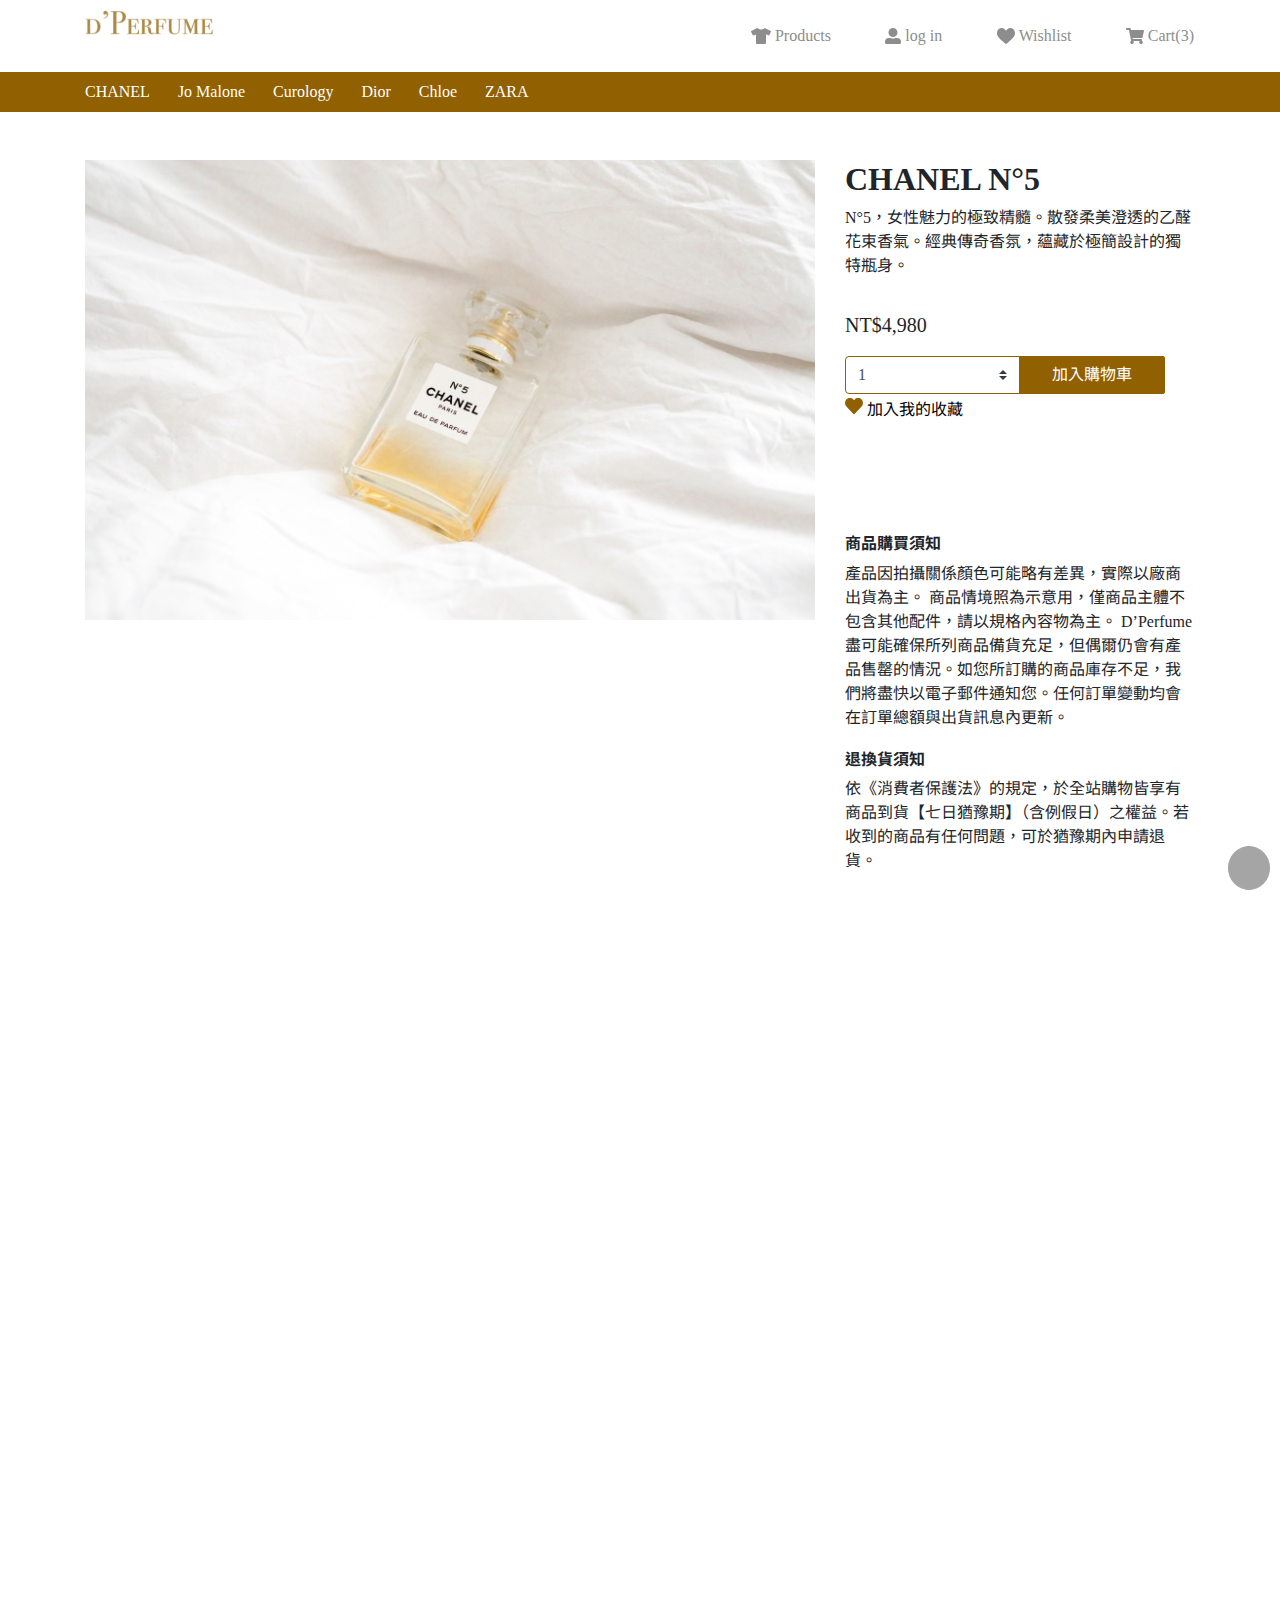
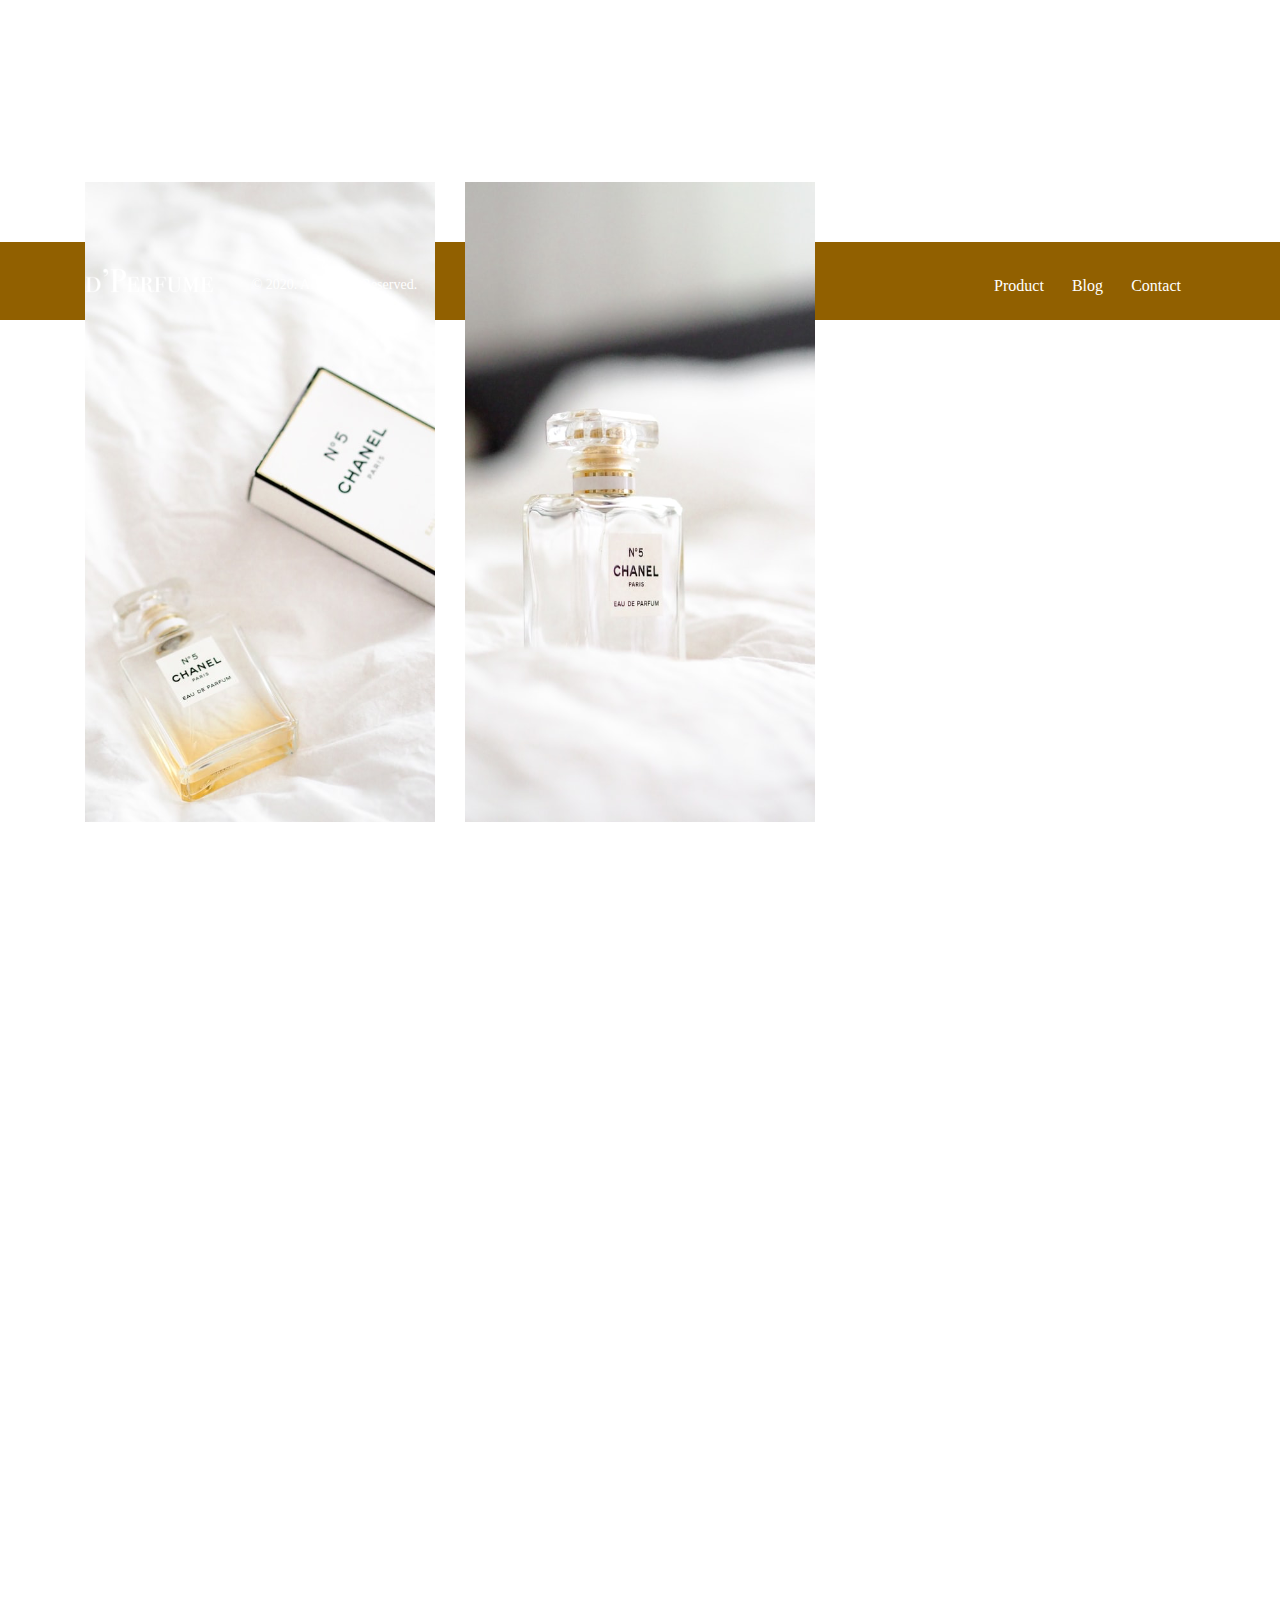
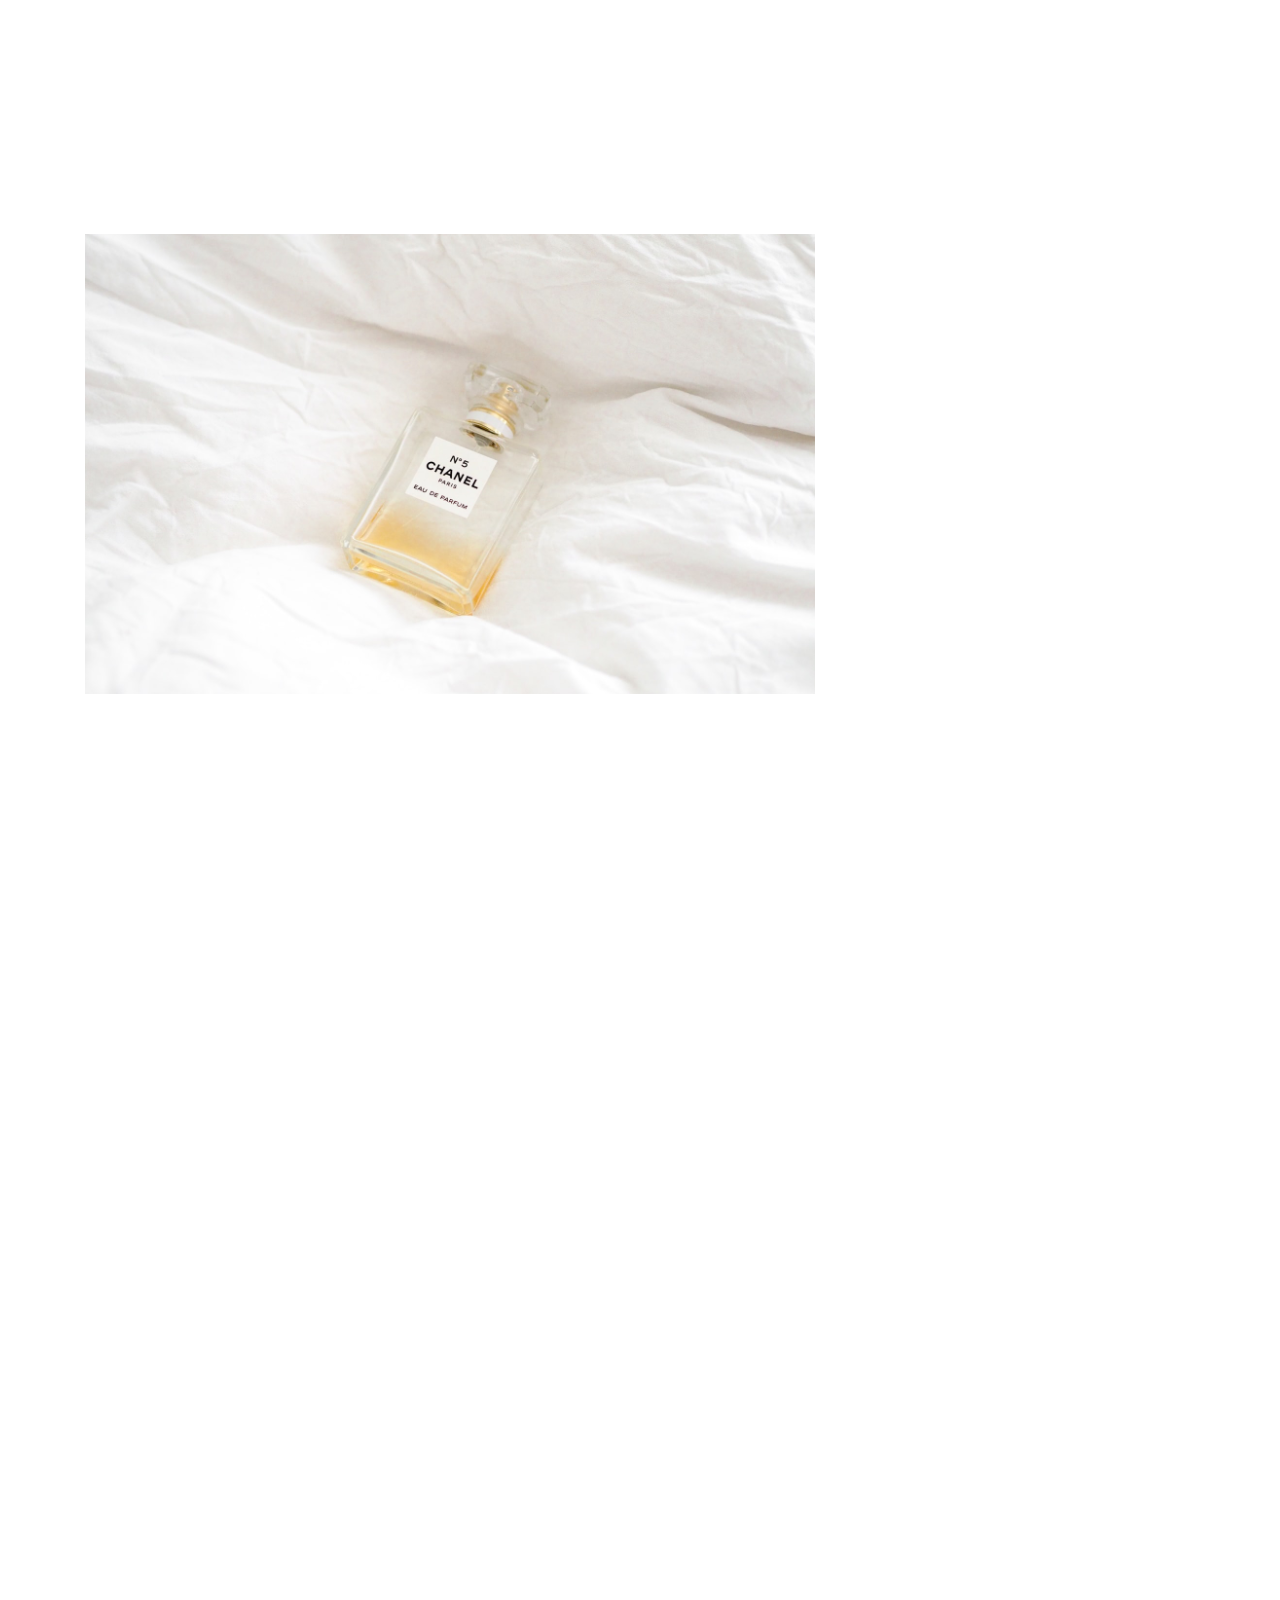
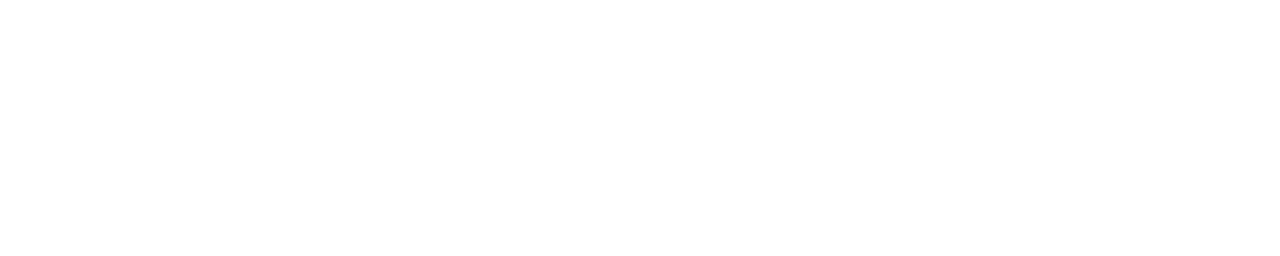
<file: perfume.html>
<!DOCTYPE html>
<html lang="en">
<head>
    <meta charset="UTF-8">
    <meta name="viewport" content="width=device-width, initial-scale=1.0">
    <title>CHANEL N°5 | D'PERFUME</title>
    <link rel="stylesheet" href="css/all.css">
    <link href="https://fonts.googleapis.com/css2?family=Noto+Sans+TC:wght@300&display=swap" rel="stylesheet"><link rel="stylesheet" href="https://use.fontawesome.com/releases/v5.7.2/css/all.css" integrity="sha384-fnmOCqbTlWIlj8LyTjo7mOUStjsKC4pOpQbqyi7RrhN7udi9RwhKkMHpvLbHG9Sr" crossorigin="anonymous">
    <script type="text/javascript" src="https://gc.kis.v2.scr.kaspersky-labs.com/FD126C42-EBFA-4E12-B309-BB3FDD723AC1/main.js?attr=8bpEq-w_SmuYXq8OMdil72sM6KYNAopBIJXYVrmKZDzZ6XUAp3bcWDDRHsWJbAzjGXB-UEvEGd-hOOi0CgtaLnVMyJE9aSrB73TqXDwKqdI" charset="UTF-8"></script>
</head>
<body>
    <div class="header d-flex flex-column mb-8">
        <div class="container py-1 py-md-0">
            <div class="row">
                <div class="col-5 col-md-3">
                    <h1 class="brandLogo pt-1"><a href="index.html">LOGO品牌識別</a></h1>
                </div>
                <div class="col-5 offset-2 d-block d-lg-none pr-0">
                    <ul class="navbarList-phone d-flex m-0 p-0">
                        <li class="col-6">
                            <a class="link" href="#">
                                <img class="pt-3" src="img/shopping-cart.svg" alt="shopping-cart">
                                <p class="countItems-phone">3</p>
                            </a>
                        </li>
                        <li class="burger-icon col-6 pr-2 py-2">
                            <img src="img/burger.svg" alt="burger-icon">
                        </li>
                    </ul>
                </div>
                <div class="active-menu col-md-6 offset-md-3 col-lg-5 offset-lg-4 d-none d-lg-block p-0">
                    <ul class="navbar d-flex flex-column flex-lg-row p-0 p-md-4">
                        <a href="products.html" class="text-dark py-lg-0"><li class="d-block d-flex"><img class="mr-1 d-none d-lg-block" src="img/tshirt.svg" alt=""><span class="b-line d-block py-2">Products</span></li></a>
                        <a href="login.html" class="text-dark py-lg-0"><li class="d-flex"><img class="mr-1 d-none d-lg-block" src="img/user-alt.svg" alt=""><span class="b-line d-block py-2">log in</span></li></a>
                        <a href="#" class="text-dark py-lg-0"><li class="d-flex"><img class="mr-1 d-none d-lg-block" src="img/heart.svg" alt="" width="18px"><span class="b-line d-block py-2">Wishlist</span></li></a>
                        <a href="#" class="text-dark d-none d-lg-block"><li class="d-flex"><img class="mr-1" src="img/shopping-cart.svg" alt=""><span class="d-block">Cart(3)</span></li></a>
                        <a href="#" class="py-lg-0 d-block d-lg-none"><li class="d-flex"><span class="b-line d-block py-2">Blog</span></li></a>
                        <a href="#" class="py-lg-0 d-block d-lg-none"><li class="d-flex"><span class="d-block py-2">Contant</span></li></a>
                    </ul>
                </div>
            </div>
        </div>
        <div class="container-fluid d-none d-md-block">
            <div class="row">
                <div class="container">
                    <div class="row">
                        <div class="menubar col-lg-12 pr-0 py-0">
                            <ul class="d-flex justify-content-start">
                                <li><a href="#" class="py-2 d-block">CHANEL</a></li>
                                <li><a href="#" class="py-2 d-block">Jo Malone</a></li>
                                <li><a href="#" class="py-2 d-block">Curology</a></li>
                                <li><a href="#" class="py-2 d-block">Dior</a></li>
                                <li><a href="#" class="py-2 d-block">Chloe</a></li>
                                <li><a href="#" class="py-2 d-block">ZARA</a></li>
                            </ul>
                        </div>
                    </div>
                </div>
            </div>
        </div>
    </div>
    <div class="container">
        <div class="row">
            <div class="col-12 d-flex flex-column flex-lg-row px-0">
                <div class="col-12 col-lg-8 d-flex flex-column px-0 mb-7 mb-lg-9">
                    <div class="picFirst col-lg-12">
                        <img class="img-fluid d-none d-lg-block mb-lg-7" src="img/pf-1.png" alt="">
                        <img class="img-fluid d-block d-lg-none" src="img/pf-1-sm.png" alt="">
                    </div>
                    <div class="col-lg-12 d-flex">
                        <div class="col-lg-6 pl-0">
                            <img class="img-fluid d-none d-lg-block" src="img/pf-2.png" alt="">
                        </div>
                        <div class="col-lg-6 pr-0">
                            <img class="img-fluid d-none d-lg-block" src="img/pf-3.png" alt="">
                        </div>
                    </div>
                    <div class="picLast col-lg-12 d-none d-lg-block">
                        <img class="img-fluid d-none d-lg-block" src="img/pf-1.png" alt="">
                    </div>
                </div>
                <div class="col-12 col-lg-4">
                    <div class="knowing">
                        <h2><strong>CHANEL N°5</strong></h2>
                        <p class="description">N°5，女性魅力的極致精髓。散發柔美澄透的乙醛花束香氣。經典傳奇香氛，蘊藏於極簡設計的獨特瓶身。</p>
                        <p class="price">NT$4,980</p>
                        <div class="d-flex px-0 mb-1">
                            <div class="input-group col-12 p-0">
                                <select class="custom-select col-6" id="inputGroupSelect04" aria-label="Example select with button addon">
                                  <option selected>1</option>
                                  <option value="2">2</option>
                                  <option value="3">3</option>
                                  <option value="4">4</option>
                                  <option value="5">5</option>
                                </select>
                                <div class="input-group-append col-6 p-0">
                                    <button type="button" class="btn btn-primary px-7" data-toggle="modal" data-target="#add-to-shopping-cart">加入購物車</button>
                                    <!-- Modal start-->
                                    <div class="modal fade" id="add-to-shopping-cart" tabindex="-1" role="dialog" aria-labelledby="exampleModalLabel" aria-hidden="true">
                                        <div class="modal-dialog modal-dialog-centered" role="document">
                                            <div class="modal-content">
                                                <div class="modal-body">
                                                    <h5 class="m-0">已加入購物車</h5 class="m-0">
                                                </div>        
                                            </div>
                                        </div>
                                    </div>
                                    <!-- Modal end-->
                                </div>
                            </div>
                        </div>
                        <div class="addCollect d-flex">
                            <a class="d-flex" href="#" data-toggle="modal" data-target="#add-to-my-favorite"><img class="mr-1 mb-lg-10" src="img/li-heart.svg" alt=""><p class="mb-0">加入我的收藏</p></a>
                            <!-- Modal start-->
                            <div class="modal fade" id="add-to-my-favorite" tabindex="-1" role="dialog" aria-labelledby="exampleModalLabel" aria-hidden="true">
                                <div class="modal-dialog modal-dialog-centered" role="document">
                                    <div class="modal-content">
                                        <div class="modal-body">
                                            <h5 class="m-0">已加入我的收藏</h5 class="m-0">
                                        </div>        
                                    </div>
                                </div>
                            </div>
                            <!-- Modal end-->
                        </div>
                        <h3 class="perchaseNotice"><strong>商品購買須知</strong></h3>
                        <p>產品因拍攝關係顏色可能略有差異，實際以廠商出貨為主。 商品情境照為示意用，僅商品主體不包含其他配件，請以規格內容物為主。 D’Perfume 盡可能確保所列商品備貨充足，但偶爾仍會有產品售罄的情況。如您所訂購的商品庫存不足，我們將盡快以電子郵件通知您。任何訂單變動均會在訂單總額與出貨訊息內更新。</p>
                        <h3 class="returnNotice"><strong>退換貨須知</strong></h3>
                        <p class="return-details">依《消費者保護法》的規定，於全站購物皆享有商品到貨【七日猶豫期】（含例假日）之權益。若收到的商品有任何問題，可於猶豫期內申請退貨。</p>
                    </div>
                    <img class="img-fluid d-block d-lg-none mb-4" src="img/pf-2-sm.png" alt="">
                    <img class="img-fluid d-block d-lg-none mb-4" src="img/pf-3-sm.png" alt="">
                    <img class="productDetail-pic img-fluid d-block d-lg-none" src="img/pf-4-sm.png" alt="">
                </div>
            </div>
        </div>
    </div>
    <div class="footer" data-aos="zoom-in">
        <div class="container-fluid">
            <div class="row">
                <div class="container">
                    <div class="row justify-content-between">
                        <div class="copyRight col-md-4 d-flex">
                            <a class="mt-5 mb-5 mr-5 mr-md-0" href="index.html">
                                <img src="img/logoWhite.png" alt="">
                            </a>
                            <p class="copyrightText text-white col-7 px-0 pt-7">© 2020. All Rights Reserved.</p>
                        </div>
                        <div class="col-md-3 offset-md-3 d-none d-md-block active-menu">
                            <ul class="linkbar d-flex pt-7">
                                <a href="products.html" class="text-white m-0"><li>Product</li></a>
                                <a href="#" class="text-white m-0"><li>Blog</li></a>
                                <a href="#" class="text-white m-0"><li>Contact</li></a>
                            </ul>
                        </div>
                    </div>
                </div>
            </div>
        </div>
    </div>
    <a href="#" id="gotop" class="gotopBtn btn btn-primary"><i class="fas fa-angle-up"></i></a>
    <!-- jQuery first, then Popper.js, then Bootstrap JS -->
    <script src="https://ajax.googleapis.com/ajax/libs/jquery/3.5.1/jquery.min.js"></script>
    <script src="https://cdn.jsdelivr.net/npm/popper.js@1.16.0/dist/umd/popper.min.js" integrity="sha384-Q6E9RHvbIyZFJoft+2mJbHaEWldlvI9IOYy5n3zV9zzTtmI3UksdQRVvoxMfooAo" crossorigin="anonymous"></script>
    <script src="https://stackpath.bootstrapcdn.com/bootstrap/4.5.0/js/bootstrap.min.js" integrity="sha384-OgVRvuATP1z7JjHLkuOU7Xw704+h835Lr+6QL9UvYjZE3Ipu6Tp75j7Bh/kR0JKI" crossorigin="anonymous"></script>
    <script src="js/script.js"></script>
</body>
</html>
</file>
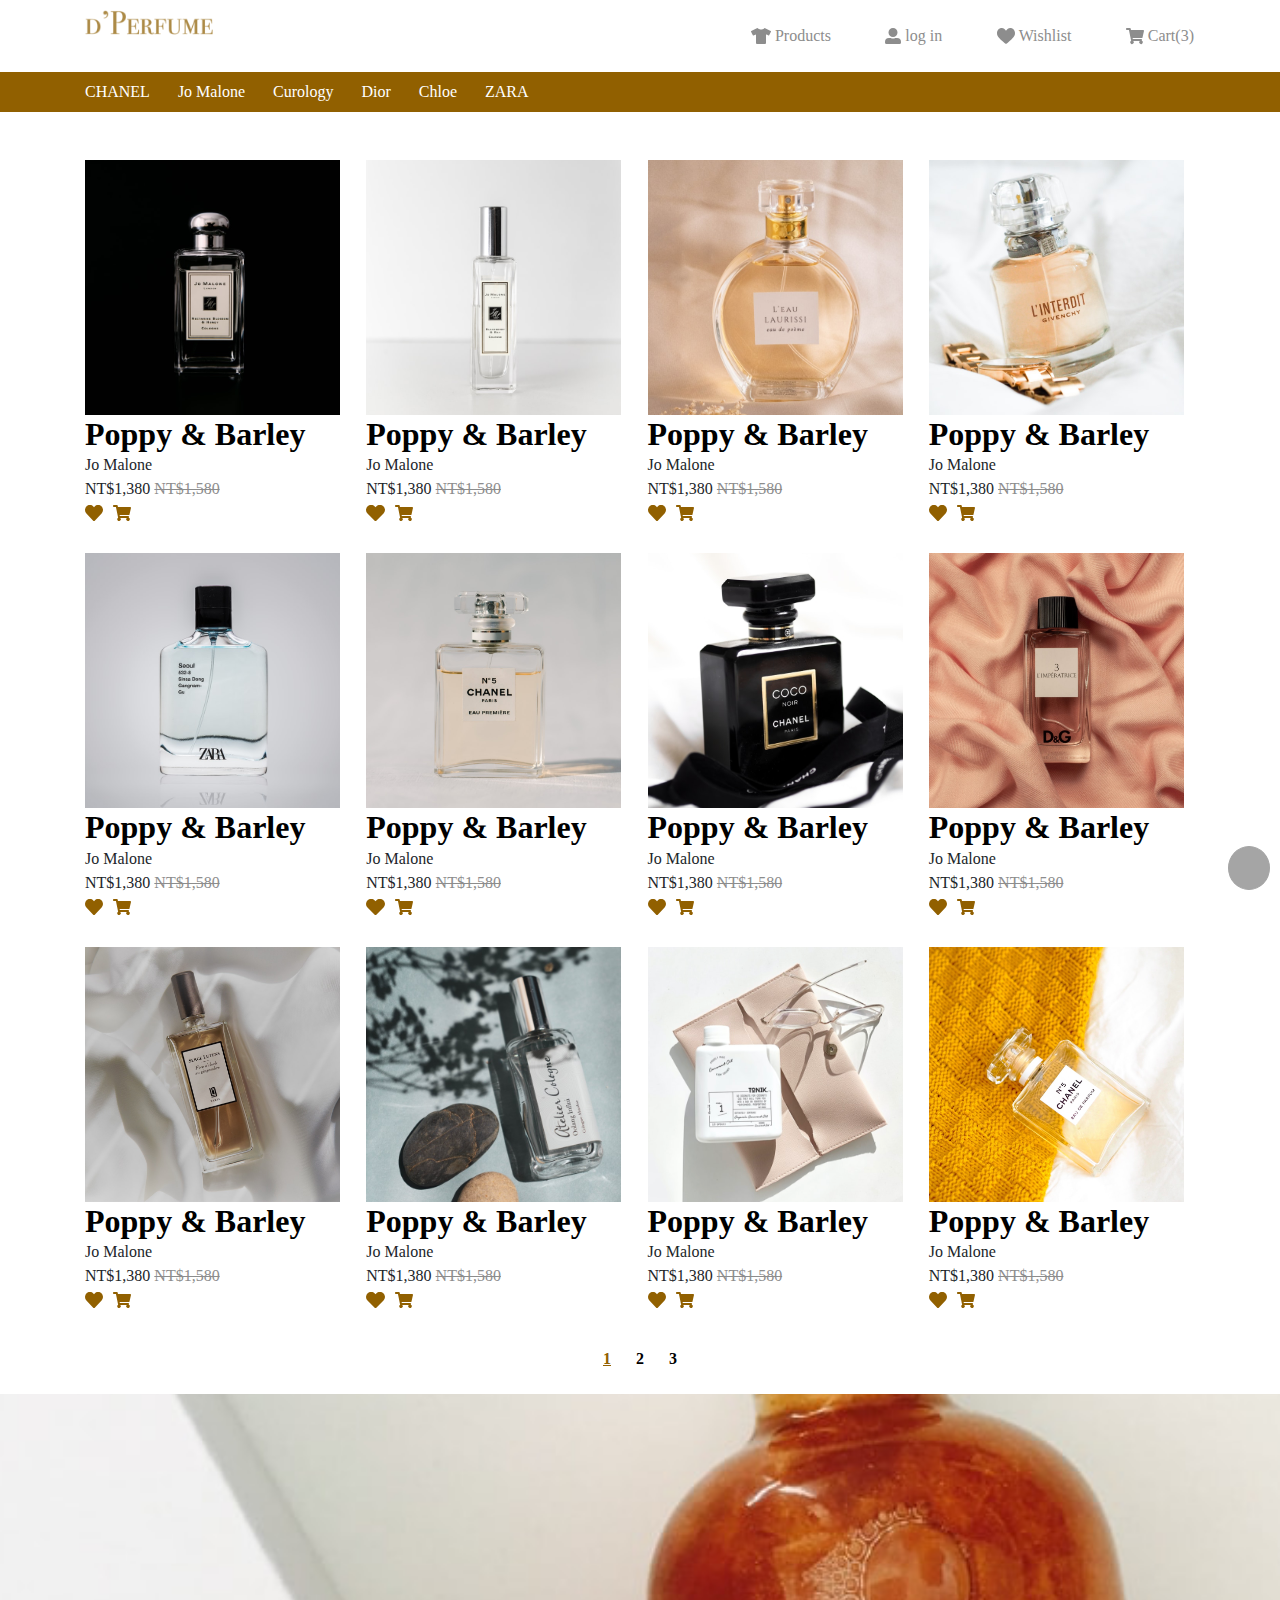
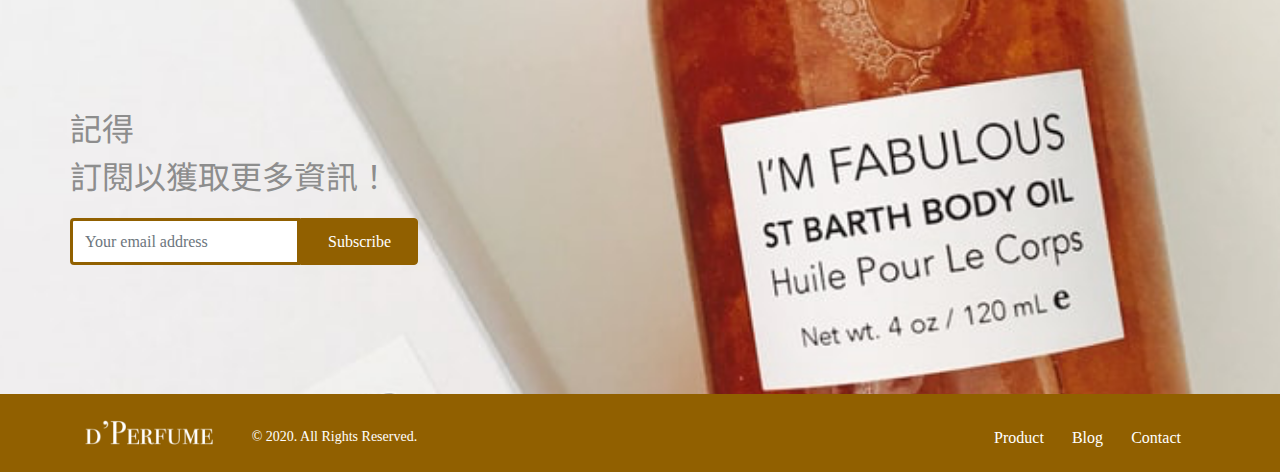
<file: products.html>
<!DOCTYPE html>
<html lang="en">
<head>
    <meta charset="UTF-8">
    <meta name="viewport" content="width=device-width, initial-scale=1.0">
    <title>香氛系列 | D'PERFUME</title>
    <link rel="stylesheet" href="css/all.css">
    <link href="https://fonts.googleapis.com/css2?family=Noto+Sans+TC:wght@300&display=swap" rel="stylesheet"><link rel="stylesheet" href="https://use.fontawesome.com/releases/v5.7.2/css/all.css" integrity="sha384-fnmOCqbTlWIlj8LyTjo7mOUStjsKC4pOpQbqyi7RrhN7udi9RwhKkMHpvLbHG9Sr" crossorigin="anonymous">
    <script src="js/jquery-3.5.1.min.js"></script>
</head>
<body>
    <div class="header d-flex flex-column mb-8">
        <div class="container py-1 py-md-0">
            <div class="row">
                <div class="col-5 col-md-3">
                    <h1 class="brandLogo pt-1"><a href="index.html">LOGO品牌識別</a></h1>
                </div>
                <div class="col-5 offset-2 d-block d-lg-none pr-0">
                    <ul class="navbarList-phone d-flex m-0 p-0">
                        <li class="col-6">
                            <a class="link" href="#">
                                <img class="pt-3" src="img/shopping-cart.svg" alt="shopping-cart">
                                <p class="countItems-phone">3</p>
                            </a>
                        </li>
                        <li class="burger-icon col-6 pr-2 py-2">
                            <img src="img/burger.svg" alt="burger-icon">
                        </li>
                    </ul>
                </div>
                <div class="active-menu col-md-6 offset-md-3 col-lg-5 offset-lg-4 d-none d-lg-block p-0">
                    <ul class="navbar d-flex flex-column flex-lg-row p-0 p-md-4">
                        <a href="products.html" class="text-dark py-lg-0"><li class="d-block d-flex"><img class="mr-1 d-none d-lg-block" src="img/tshirt.svg" alt=""><span class="b-line d-block py-2">Products</span></li></a>
                        <a href="login.html" class="text-dark py-lg-0"><li class="d-flex"><img class="mr-1 d-none d-lg-block" src="img/user-alt.svg" alt=""><span class="b-line d-block py-2">log in</span></li></a>
                        <a href="#" class="text-dark py-lg-0"><li class="d-flex"><img class="mr-1 d-none d-lg-block" src="img/heart.svg" alt="" width="18px"><span class="b-line d-block py-2">Wishlist</span></li></a>
                        <a href="#" class="text-dark d-none d-lg-block"><li class="d-flex"><img class="mr-1" src="img/shopping-cart.svg" alt=""><span class="d-block">Cart(3)</span></li></a>
                        <a href="#" class="py-lg-0 d-block d-lg-none"><li class="d-flex"><span class="b-line d-block py-2">Blog</span></li></a>
                        <a href="#" class="py-lg-0 d-block d-lg-none"><li class="d-flex"><span class="d-block py-2">Contant</span></li></a>
                    </ul>
                </div>
            </div>
        </div>
        <div class="container-fluid d-none d-md-block">
            <div class="row">
                <div class="container">
                    <div class="row">
                        <div class="menubar col-lg-12 pr-0 py-0">
                            <ul class="d-flex justify-content-start">
                                <li><a href="#" class="py-2 d-block">CHANEL</a></li>
                                <li><a href="#" class="py-2 d-block">Jo Malone</a></li>
                                <li><a href="#" class="py-2 d-block">Curology</a></li>
                                <li><a href="#" class="py-2 d-block">Dior</a></li>
                                <li><a href="#" class="py-2 d-block">Chloe</a></li>
                                <li><a href="#" class="py-2 d-block">ZARA</a></li>
                            </ul>
                        </div>
                    </div>
                </div>
            </div>
        </div>
    </div>
    <div class="container">
        <div class="row justify-content-center">
            <ul class="card-list col-12 d-flex flex-row flex-wrap m-0">
                <li class="col-6 col-md-6 col-lg-3">
                    <img class="d-none d-lg-block" src="img/li-1.png" alt="">
                    <img class="d-block d-lg-none" src="img/li-1-sm.png" alt="">
                    <a href="perfume.html"><h2><strong>Poppy & Barley</strong></h2></a>
                    <p>Jo Malone</p>
                    <p>NT$1,380 <del class="text-dark">NT$1,580</del></p>
                    <div class="icons d-flex">
                        <a class="mt-1 mb-7" href="#"><img src="img/li-heart.svg" alt=""></a>
                        <a class="mt-1 mb-7" href="perfume.html"><img src="img/li-shopping-cart.svg" alt=""></a>
                    </div>
                </li>
                <li class="col-6 col-md-6 col-lg-3">
                    <img class="d-none d-lg-block" src="img/li-2.png" alt="">
                    <img class="d-block d-lg-none" src="img/li-2-sm.png" alt="">
                    <a href="perfume.html"><h2><strong>Poppy & Barley</strong></h2></a>
                    <p>Jo Malone</p>
                    <p>NT$1,380 <del class="text-dark">NT$1,580</del></p>
                    <div class="icons d-flex">
                        <a class="mt-1 mb-7" href="#"><img src="img/li-heart.svg" alt=""></a>
                        <a class="mt-1 mb-7" href="#"><img src="img/li-shopping-cart.svg" alt=""></a>
                    </div>                    
                </li>
                <li class="col-6 col-md-6 col-lg-3">
                    <img class="d-none d-lg-block" src="img/li-3.png" alt="">
                    <img class="d-block d-lg-none" src="img/li-3-sm.png" alt="">
                    <a href="perfume.html"><h2><strong>Poppy & Barley</strong></h2></a>
                    <p>Jo Malone</p>
                    <p>NT$1,380 <del class="text-dark">NT$1,580</del></p>
                    <div class="icons d-flex">
                        <a class="mt-1 mb-7" href="#"><img src="img/li-heart.svg" alt=""></a>
                        <a class="mt-1 mb-7" href="#"><img src="img/li-shopping-cart.svg" alt=""></a>
                    </div>                    
                </li>
                <li class="col-6 col-md-6 col-lg-3">
                    <img class="d-none d-lg-block" src="img/li-4.png" alt="">
                    <img class="d-block d-lg-none" src="img/li-4-sm.png" alt="">
                    <a href="perfume.html"><h2><strong>Poppy & Barley</strong></h2></a>
                    <p>Jo Malone</p>
                    <p>NT$1,380 <del class="text-dark">NT$1,580</del></p>
                    <div class="icons d-flex">
                        <a class="mt-1 mb-7" href="#"><img src="img/li-heart.svg" alt=""></a>
                        <a class="mt-1 mb-7" href="#"><img src="img/li-shopping-cart.svg" alt=""></a>
                    </div>                    
                </li>
                <li class="col-6 col-md-6 col-lg-3">
                    <img class="d-none d-lg-block" src="img/li-5.png" alt="">
                    <img class="d-block d-lg-none" src="img/li-5-sm.png" alt="">
                    <a href="perfume.html"><h2><strong>Poppy & Barley</strong></h2></a>
                    <p>Jo Malone</p>
                    <p>NT$1,380 <del class="text-dark">NT$1,580</del></p>
                    <div class="icons d-flex">
                        <a class="mt-1 mb-7" href="#"><img src="img/li-heart.svg" alt=""></a>
                        <a class="mt-1 mb-7" href="#"><img src="img/li-shopping-cart.svg" alt=""></a>
                    </div>                    
                </li>
                <li class="col-6 col-md-6 col-lg-3">
                    <img class="d-none d-lg-block" src="img/li-6.png" alt="">
                    <img class="d-block d-lg-none" src="img/li-6-sm.png" alt="">
                    <a href="perfume.html"><h2><strong>Poppy & Barley</strong></h2></a>
                    <p>Jo Malone</p>
                    <p>NT$1,380 <del class="text-dark">NT$1,580</del></p>
                    <div class="icons d-flex">
                        <a class="mt-1 mb-7" href="#"><img src="img/li-heart.svg" alt=""></a>
                        <a class="mt-1 mb-7" href="#"><img src="img/li-shopping-cart.svg" alt=""></a>
                    </div>                    
                </li>
                <li class="col-6 col-md-6 col-lg-3">
                    <img class="d-none d-lg-block" src="img/li-7.png" alt="">
                    <img class="d-block d-lg-none" src="img/li-7-sm.png" alt="">
                    <a href="perfume.html"><h2><strong>Poppy & Barley</strong></h2></a>
                    <p>Jo Malone</p>
                    <p>NT$1,380 <del class="text-dark">NT$1,580</del></p>
                    <div class="icons d-flex">
                        <a class="mt-1 mb-7" href="#"><img src="img/li-heart.svg" alt=""></a>
                        <a class="mt-1 mb-7" href="#"><img src="img/li-shopping-cart.svg" alt=""></a>
                    </div>                    
                </li>
                <li class="col-6 col-md-6 col-lg-3">
                    <img class="d-none d-lg-block" src="img/li-8.png" alt="">
                    <img class="d-block d-lg-none" src="img/li-8-sm.png" alt="">
                    <a href="perfume.html"><h2><strong>Poppy & Barley</strong></h2></a>
                    <p>Jo Malone</p>
                    <p>NT$1,380 <del class="text-dark">NT$1,580</del></p>
                    <div class="icons d-flex">
                        <a class="mt-1 mb-7" href="#"><img src="img/li-heart.svg" alt=""></a>
                        <a class="mt-1 mb-7" href="#"><img src="img/li-shopping-cart.svg" alt=""></a>
                    </div>                    
                </li>
                <li class="col-6 col-md-6 col-lg-3">
                    <img class="d-none d-lg-block" src="img/li-9.png" alt="">
                    <img class="d-block d-lg-none" src="img/li-9-sm.png" alt="">
                    <a href="perfume.html"><h2><strong>Poppy & Barley</strong></h2></a>
                    <p>Jo Malone</p>
                    <p>NT$1,380 <del class="text-dark">NT$1,580</del></p>
                    <div class="icons d-flex">
                        <a class="mt-1 mb-7" href="#"><img src="img/li-heart.svg" alt=""></a>
                        <a class="mt-1 mb-7" href="#"><img src="img/li-shopping-cart.svg" alt=""></a>
                    </div>                    
                </li>
                <li class="col-6 col-md-6 col-lg-3">
                    <img class="d-none d-lg-block" src="img/li-10.png" alt="">
                    <img class="d-block d-lg-none" src="img/li-10-sm.png" alt="">
                    <a href="perfume.html"><h2><strong>Poppy & Barley</strong></h2></a>
                    <p>Jo Malone</p>
                    <p>NT$1,380 <del class="text-dark">NT$1,580</del></p>
                    <div class="icons d-flex">
                        <a class="mt-1 mb-7" href="#"><img src="img/li-heart.svg" alt=""></a>
                        <a class="mt-1 mb-7" href="#"><img src="img/li-shopping-cart.svg" alt=""></a>
                    </div>                    
                </li>
                <li class="col-6 col-md-6 col-lg-3">
                    <img class="d-none d-lg-block" src="img/li-11.png" alt="">
                    <img class="d-block d-lg-none" src="img/li-11-sm.png" alt="">
                    <a href="perfume.html"><h2><strong>Poppy & Barley</strong></h2></a>
                    <p>Jo Malone</p>
                    <p>NT$1,380 <del class="text-dark">NT$1,580</del></p>
                    <div class="icons d-flex">
                        <a class="mt-1 mb-7" href="#"><img src="img/li-heart.svg" alt=""></a>
                        <a class="mt-1 mb-7" href="#"><img src="img/li-shopping-cart.svg" alt=""></a>
                    </div>                    
                </li>
                <li class="col-6 col-md-6 col-lg-3">
                    <img class="d-none d-lg-block" src="img/li-12.png" alt="">
                    <img class="d-block d-lg-none" src="img/li-12-sm.png" alt="">
                    <a href="perfume.html"><h2><strong>Poppy & Barley</strong></h2></a>
                    <p>Jo Malone</p>
                    <p>NT$1,380 <del class="text-dark">NT$1,580</del></p>
                    <div class="icons d-flex">
                        <a class="mt-1 mb-7" href="#"><img src="img/li-heart.svg" alt=""></a>
                        <a class="mt-1 mb-7" href="#"><img src="img/li-shopping-cart.svg" alt=""></a>
                    </div>
                </li>
            </ul>
            <nav aria-label="page-navigation">
                <ul class="pagination">
                    <li class="page-item">
                        <a class="page-link pageNative" href="#">1</a>
                    </li>
                    <li class="page-item">
                        <a class="page-link" href="#">2</a>
                    </li>
                    <li class="page-item">
                        <a class="page-link" href="#">3</a>
                    </li>
                </ul>
            </nav>
        </div>
    </div>
    <div class="footer" data-aos="zoom-in">
        <div class="container-fluid">
            <div class="row">
                <div class="footer-subscribe col-lg-12">
                    <div class="container footer-block">
                        <div class="row">
                            <div class="mainBlock col-12 col-lg-4">
                                <p class="infoTitle text-dark">記得<br>訂閱以獲取更多資訊！</p>
                                <form class="form-inline">
                                    <div class="form-group mx-0 my-0 d-flex flex-row">
                                    <label for="inputEmail" class="sr-only">Your email address</label>
                                    <input type="email" class="form-control" id="inputEmail" placeholder="Your email address">
                                    <input class="btn btn-primary" type="submit" value="Subscribe">
                                    </div>
                                </form>
                            </div>
                        </div>
                    </div>
                </div>
                <div class="container">
                    <div class="row justify-content-between">
                        <div class="copyRight col-md-4 d-flex">
                            <a class="mt-5 mb-5 mr-5 mr-md-0" href="index.html">
                                <img src="img/logoWhite.png" alt="">
                            </a>
                            <p class="copyrightText text-white col-7 px-0 pt-7">© 2020. All Rights Reserved.</p>
                        </div>
                        <div class="col-md-3 offset-md-3 d-none d-md-block active-menu">
                            <ul class="linkbar d-flex pt-7">
                                <a href="products.html" class="text-white m-0"><li>Product</li></a>
                                <a href="#" class="text-white m-0"><li>Blog</li></a>
                                <a href="#" class="text-white m-0"><li>Contact</li></a>
                            </ul>
                        </div>
                    </div>
                </div>
            </div>
        </div>
    </div>
    <script src="js/script.js"></script>
    <a href="#" id="gotop" class="gotopBtn btn btn-primary"><i class="fas fa-angle-up"></i></a>
</body>
</html>
</file>
